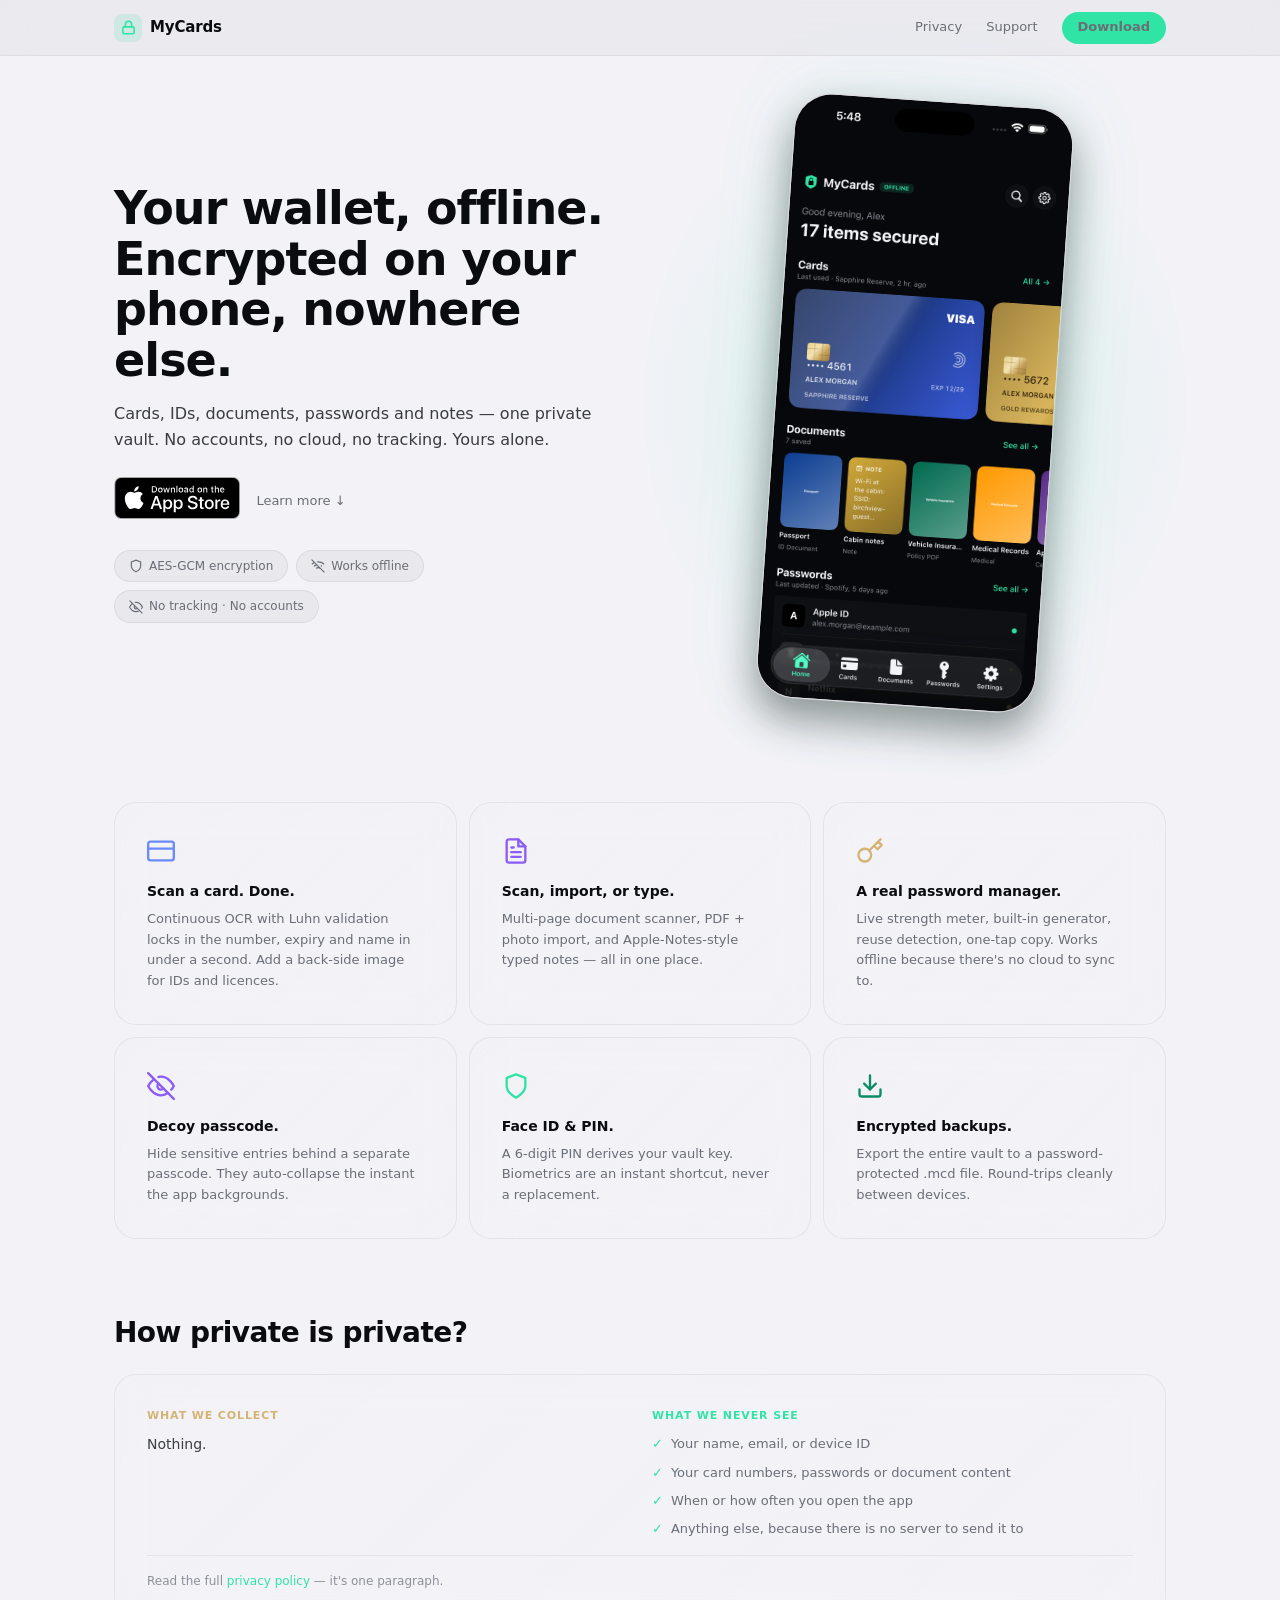
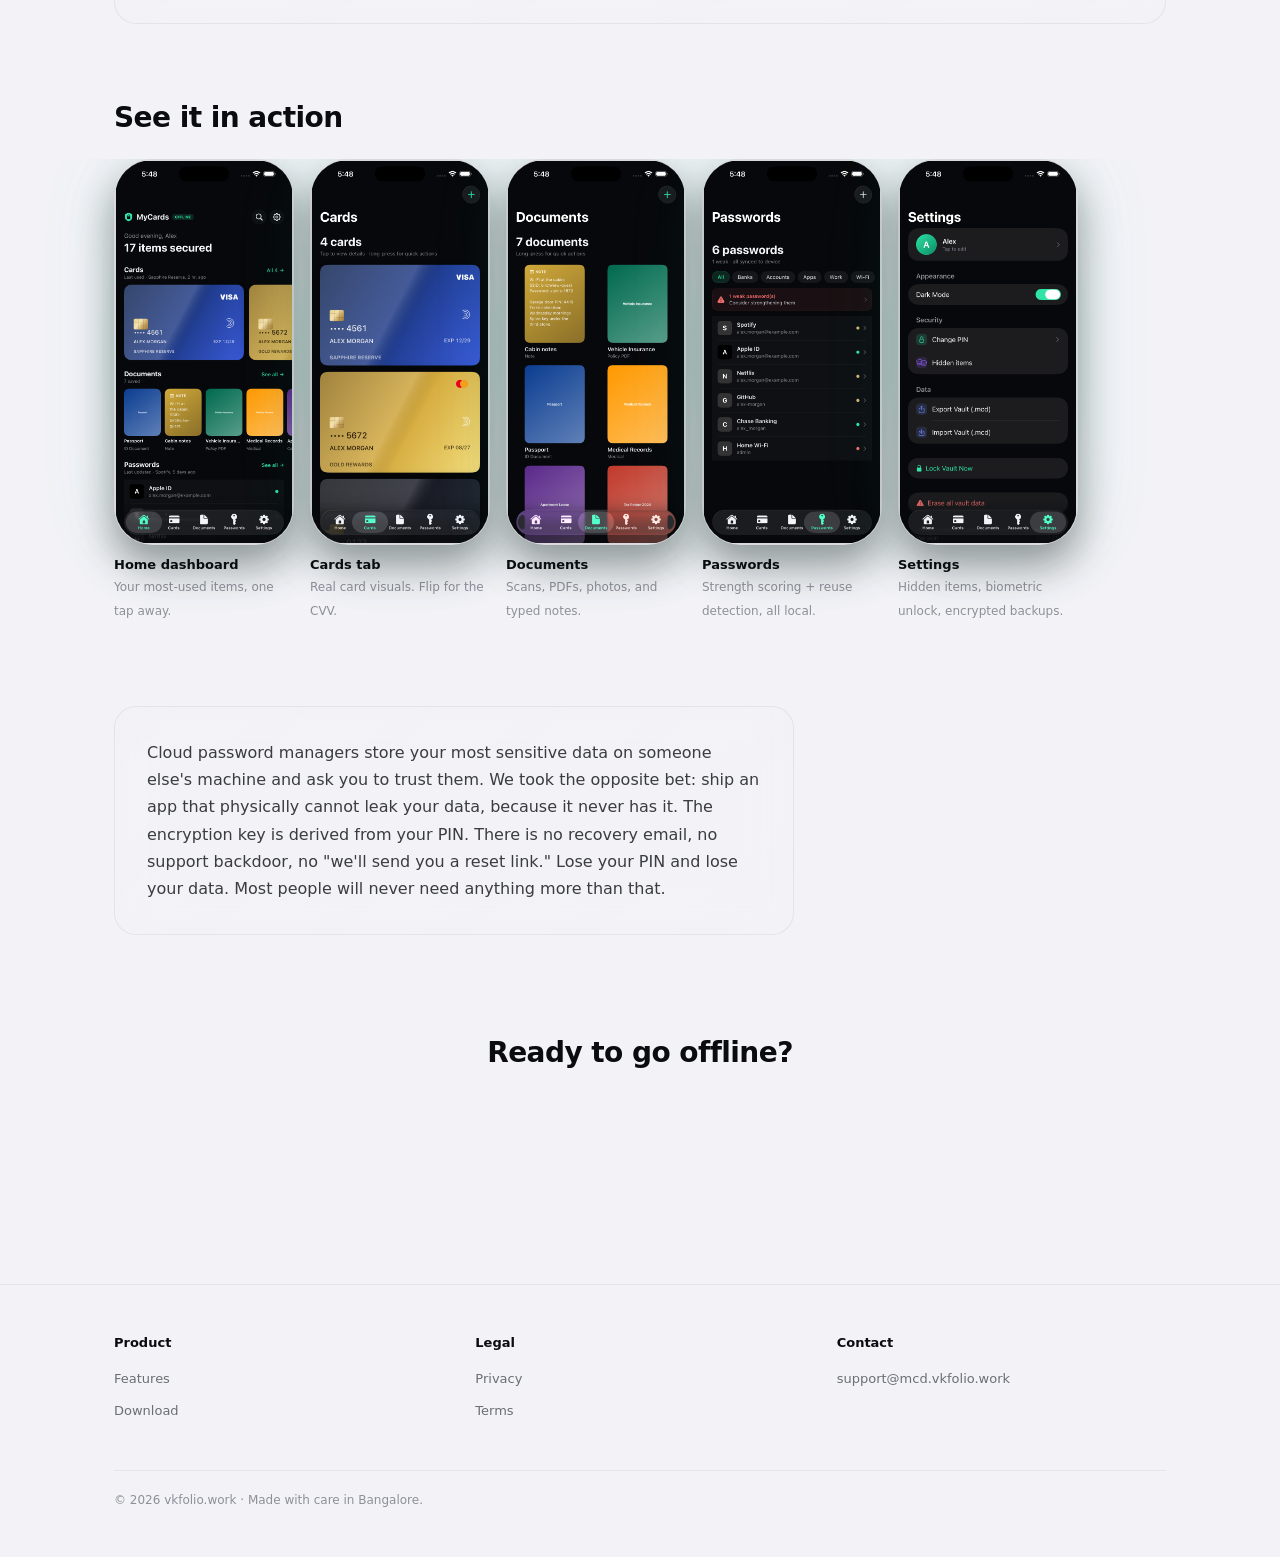
<file: index.html>
<!DOCTYPE html>
<html lang="en">
<head>
  <meta charset="UTF-8">
  <meta name="viewport" content="width=device-width, initial-scale=1.0">
  <title>MyCardsandDocs — Your wallet, offline.</title>
  <meta name="description" content="Cards, IDs, documents, passwords and notes — one private vault. No accounts, no cloud, no tracking. Encrypted on your phone, nowhere else.">
  <link rel="icon" href="img/apple-touch-icon.png">
  <link rel="apple-touch-icon" href="img/apple-touch-icon.png">
  <link rel="stylesheet" href="style.css">
</head>
<body>

  <!-- Navbar -->
  <nav class="navbar scrolled">
    <div class="container">
      <a href="/" class="nav-logo">
        <span class="icon"><svg viewBox="0 0 24 24" fill="none" stroke="currentColor" stroke-width="2.5" stroke-linecap="round" stroke-linejoin="round"><rect x="3" y="11" width="18" height="11" rx="2" ry="2"></rect><path d="M7 11V7a5 5 0 0 1 10 0v4"></path></svg></span>
        MyCards
      </a>
      <div class="nav-links">
        <a href="/privacy">Privacy</a>
        <a href="/support">Support</a>
        <a href="https://apps.apple.com/us/app/mycardsanddocs/id6746961420" target="_blank" rel="noopener noreferrer" class="nav-cta">Download</a>
      </div>
      <button class="hamburger" onclick="document.querySelector('.nav-overlay').classList.toggle('open')" aria-label="Menu">
        <svg viewBox="0 0 24 24" fill="none" stroke="currentColor" stroke-width="2"><path d="M3 12h18M3 6h18M3 18h18"></path></svg>
      </button>
    </div>
  </nav>

  <!-- Mobile Nav Overlay -->
  <div class="nav-overlay">
    <button class="close" onclick="document.querySelector('.nav-overlay').classList.remove('open')" aria-label="Close">
      <svg viewBox="0 0 24 24" fill="none" stroke="currentColor" stroke-width="2"><path d="M18 6L6 18M6 6l12 12"></path></svg>
    </button>
    <a href="/" onclick="document.querySelector('.nav-overlay').classList.remove('open')">Home</a>
    <a href="/privacy" onclick="document.querySelector('.nav-overlay').classList.remove('open')">Privacy</a>
    <a href="/support" onclick="document.querySelector('.nav-overlay').classList.remove('open')">Support</a>
    <a href="/terms" onclick="document.querySelector('.nav-overlay').classList.remove('open')">Terms</a>
    <a href="https://apps.apple.com/us/app/mycardsanddocs/id6746961420" target="_blank" rel="noopener noreferrer" class="nav-cta">Download on the App Store</a>
  </div>

  <!-- Hero -->
  <section class="hero">
    <div class="container hero-grid">
      <div class="hero-text">
        <h1 class="reveal">Your wallet, offline. Encrypted on your phone, nowhere else.</h1>
        <p class="reveal">Cards, IDs, documents, passwords and notes — one private vault. No accounts, no cloud, no tracking. Yours alone.</p>
        <div class="hero-actions reveal">
          <!-- App Store Badge -->
          <a href="https://apps.apple.com/us/app/mycardsanddocs/id6746961420" target="_blank" rel="noopener noreferrer">
            <svg xmlns="http://www.w3.org/2000/svg" width="156.5" height="52" viewBox="0 0 119.66407 40" style="height:42px;width:auto">
              <g>
                <g>
                  <g>
                    <path d="M110.13477,0H9.53468c-.3667,0-.729,0-1.09473.002-.30615.002-.60986.00781-.91895.0127A13.21476,13.21476,0,0,0,5.5171.19141a6.66509,6.66509,0,0,0-1.90088.627A6.43779,6.43779,0,0,0,1.99757,1.99707,6.25844,6.25844,0,0,0,.81935,3.61816a6.60119,6.60119,0,0,0-.625,1.90332,12.993,12.993,0,0,0-.1792,2.002C.00587,7.83008.00489,8.1377,0,8.44434V31.5586c.00489.3105.00587.6113.01515.9219a12.99232,12.99232,0,0,0,.1792,2.0019,6.58756,6.58756,0,0,0,.625,1.9043A6.20778,6.20778,0,0,0,1.99757,38.001a6.27445,6.27445,0,0,0,1.61865,1.1787,6.70082,6.70082,0,0,0,1.90088.6308,13.45514,13.45514,0,0,0,2.0039.1768c.30909.0068.6128.0107.91895.0107C8.80567,40,9.168,40,9.53468,40H110.13477c.3594,0,.7246,0,1.084-.002.3047,0,.6172-.0039.9219-.0107a13.279,13.279,0,0,0,2-.1768,6.80432,6.80432,0,0,0,1.9082-.6308,6.27742,6.27742,0,0,0,1.6172-1.1787,6.39482,6.39482,0,0,0,1.1816-1.6143,6.60413,6.60413,0,0,0,.6191-1.9043,13.50643,13.50643,0,0,0,.1856-2.0019c.0039-.3106.0039-.6114.0039-.9219.0078-.3633.0078-.7246.0078-1.0938V9.53613c0-.36621,0-.72949-.0078-1.09179,0-.30664,0-.61426-.0039-.9209a13.5071,13.5071,0,0,0-.1856-2.002,6.6177,6.6177,0,0,0-.6191-1.90332,6.46619,6.46619,0,0,0-2.7988-2.7998,6.76754,6.76754,0,0,0-1.9082-.627,13.04394,13.04394,0,0,0-2-.17676c-.3047-.00488-.6172-.01074-.9219-.01269-.3594-.002-.7246-.002-1.084-.002Z" style="fill: #a6a6a6"/>
                    <path d="M8.44483,39.125c-.30468,0-.602-.0039-.90429-.0107a12.68714,12.68714,0,0,1-1.86914-.1631,5.88381,5.88381,0,0,1-1.65674-.5479,5.40573,5.40573,0,0,1-1.397-1.0166,5.32082,5.32082,0,0,1-1.02051-1.3965,5.72186,5.72186,0,0,1-.543-1.6572,12.41351,12.41351,0,0,1-.1665-1.875c-.00634-.2109-.01464-.9131-.01464-.9131V8.44434S.88185,7.75293.8877,7.5498a12.37039,12.37039,0,0,1,.16553-1.87207,5.7555,5.7555,0,0,1,.54346-1.6621A5.37349,5.37349,0,0,1,2.61183,2.61768,5.56543,5.56543,0,0,1,4.01417,1.59521a5.82309,5.82309,0,0,1,1.65332-.54394A12.58589,12.58589,0,0,1,7.543.88721L8.44532.875H111.21387l.9131.0127a12.38493,12.38493,0,0,1,1.8584.16259,5.93833,5.93833,0,0,1,1.6709.54785,5.59374,5.59374,0,0,1,2.415,2.41993,5.76267,5.76267,0,0,1,.5352,1.64892,12.995,12.995,0,0,1,.1738,1.88721c.0029.2832.0029.5874.0029.89014.0079.375.0079.73193.0079,1.09179V30.4648c0,.3633,0,.7178-.0079,1.0752,0,.3252,0,.6231-.0039.9297a12.73126,12.73126,0,0,1-.1709,1.8535,5.739,5.739,0,0,1-.54,1.67,5.48029,5.48029,0,0,1-1.0156,1.3857,5.4129,5.4129,0,0,1-1.3994,1.0225,5.86168,5.86168,0,0,1-1.668.5498,12.54218,12.54218,0,0,1-1.8692.1631c-.2929.0068-.5996.0107-.8974.0107l-1.084.002Z"/>
                  </g>
                  <g>
                    <g>
                      <g>
                        <path d="M24.76888,20.30068a4.94881,4.94881,0,0,1,2.35656-4.15206,5.06566,5.06566,0,0,0-3.99116-2.15768c-1.67924-.17626-3.30719,1.00483-4.1629,1.00483-.87227,0-2.18977-.98733-3.6085-.95814a5.31529,5.31529,0,0,0-4.47292,2.72787c-1.934,3.34842-.49141,8.26947,1.3612,10.97608.9269,1.32535,2.01018,2.8058,3.42763,2.7533,1.38706-.05753,1.9051-.88448,3.5794-.88448,1.65876,0,2.14479.88448,3.591.8511,1.48838-.02416,2.42613-1.33124,3.32051-2.66914a10.962,10.962,0,0,0,1.51842-3.09251A4.78205,4.78205,0,0,1,24.76888,20.30068Z" style="fill: #fff"/>
                        <path d="M22.03725,12.21089a4.87248,4.87248,0,0,0,1.11452-3.49062,4.95746,4.95746,0,0,0-3.20758,1.65961,4.63634,4.63634,0,0,0-1.14371,3.36139A4.09905,4.09905,0,0,0,22.03725,12.21089Z" style="fill: #fff"/>
                      </g>
                    </g>
                    <g>
                      <path d="M42.30227,27.13965h-4.7334l-1.13672,3.35645H34.42727l4.4834-12.418h2.083l4.4834,12.418H43.438ZM38.0591,25.59082h3.752l-1.84961-5.44727h-.05176Z" style="fill: #fff"/>
                      <path d="M55.15969,25.96973c0,2.81348-1.50586,4.62109-3.77832,4.62109a3.0693,3.0693,0,0,1-2.84863-1.584h-.043v4.48438h-1.8584V21.44238H48.4302v1.50586h.03418a3.21162,3.21162,0,0,1,2.88281-1.60059C53.645,21.34766,55.15969,23.16406,55.15969,25.96973Zm-1.91016,0c0-1.833-.94727-3.03809-2.39258-3.03809-1.41992,0-2.375,1.23047-2.375,3.03809,0,1.82422.95508,3.0459,2.375,3.0459C52.30227,29.01563,53.24953,27.81934,53.24953,25.96973Z" style="fill: #fff"/>
                      <path d="M65.12453,25.96973c0,2.81348-1.50586,4.62109-3.77832,4.62109a3.0693,3.0693,0,0,1-2.84863-1.584h-.043v4.48438h-1.8584V21.44238H58.395v1.50586h.03418A3.21162,3.21162,0,0,1,61.312,21.34766C63.60988,21.34766,65.12453,23.16406,65.12453,25.96973Zm-1.91016,0c0-1.833-.94727-3.03809-2.39258-3.03809-1.41992,0-2.375,1.23047-2.375,3.03809,0,1.82422.95508,3.0459,2.375,3.0459C62.26711,29.01563,63.21438,27.81934,63.21438,25.96973Z" style="fill: #fff"/>
                      <path d="M71.71047,27.03613c.1377,1.23145,1.334,2.04,2.96875,2.04,1.56641,0,2.69336-.80859,2.69336-1.91895,0-.96387-.67969-1.541-2.28906-1.93652l-1.60937-.3877c-2.28027-.55078-3.33887-1.61719-3.33887-3.34766,0-2.14258,1.86719-3.61426,4.51855-3.61426,2.624,0,4.42285,1.47168,4.4834,3.61426h-1.876c-.1123-1.23926-1.13672-1.9873-2.63379-1.9873s-2.52148.75684-2.52148,1.8584c0,.87793.6543,1.39453,2.25488,1.79l1.36816.33594c2.54785.60254,3.60645,1.626,3.60645,3.44238,0,2.32324-1.85059,3.77832-4.79395,3.77832-2.75391,0-4.61328-1.4209-4.7334-3.667Z" style="fill: #fff"/>
                      <path d="M83.34621,19.2998v2.14258h1.72168v1.47168H83.34621v4.99121c0,.77539.34473,1.13672,1.10156,1.13672a5.80752,5.80752,0,0,0,.61133-.043v1.46289a5.10351,5.10351,0,0,1-1.03223.08594c-1.833,0-2.54785-.68848-2.54785-2.44434V22.91406H80.16262V21.44238H81.479V19.2998Z" style="fill: #fff"/>
                      <path d="M86.065,25.96973c0-2.84863,1.67773-4.63867,4.29395-4.63867,2.625,0,4.29492,1.79,4.29492,4.63867,0,2.85645-1.66113,4.63867-4.29492,4.63867C87.72609,30.6084,86.065,28.82617,86.065,25.96973Zm6.69531,0c0-1.9541-.89551-3.10742-2.40137-3.10742s-2.40039,1.16211-2.40039,3.10742c0,1.96191.89453,3.10645,2.40039,3.10645S92.76027,27.93164,92.76027,25.96973Z" style="fill: #fff"/>
                      <path d="M96.18606,21.44238h1.77246v1.541h.043a2.1594,2.1594,0,0,1,2.17773-1.63574,2.86616,2.86616,0,0,1,.63672.06934v1.73828a2.59794,2.59794,0,0,0-.835-.1123,1.87264,1.87264,0,0,0-1.93652,2.083v5.37012h-1.8584Z" style="fill: #fff"/>
                      <path d="M109.3843,27.83691c-.25,1.64355-1.85059,2.77148-3.89844,2.77148-2.63379,0-4.26855-1.76465-4.26855-4.5957,0-2.83984,1.64355-4.68164,4.19043-4.68164,2.50488,0,4.08008,1.7207,4.08008,4.46582v.63672h-6.39453v.1123a2.358,2.358,0,0,0,2.43555,2.56445,2.04834,2.04834,0,0,0,2.09082-1.27344Zm-6.28223-2.70215h4.52637a2.1773,2.1773,0,0,0-2.2207-2.29785A2.292,2.292,0,0,0,103.10207,25.13477Z" style="fill: #fff"/>
                    </g>
                  </g>
                </g>
                <g>
                  <g>
                    <path d="M37.82619,8.731a2.63964,2.63964,0,0,1,2.80762,2.96484c0,1.90625-1.03027,3.002-2.80762,3.002H35.67092V8.731Zm-1.22852,5.123h1.125a1.87588,1.87588,0,0,0,1.96777-2.146,1.881,1.881,0,0,0-1.96777-2.13379h-1.125Z" style="fill: #fff"/>
                    <path d="M41.68068,12.44434a2.13323,2.13323,0,1,1,4.24707,0,2.13358,2.13358,0,1,1-4.24707,0Zm3.333,0c0-.97607-.43848-1.54687-1.208-1.54687-.77246,0-1.207.5708-1.207,1.54688,0,.98389.43457,1.55029,1.207,1.55029C44.57522,13.99463,45.01369,13.42432,45.01369,12.44434Z" style="fill: #fff"/>
                    <path d="M51.57326,14.69775h-.92187l-.93066-3.31641h-.07031l-.92676,3.31641h-.91309l-1.24121-4.50293h.90137l.80664,3.436h.06641l.92578-3.436h.85254l.92578,3.436h.07031l.80273-3.436h.88867Z" style="fill: #fff"/>
                    <path d="M53.85354,10.19482H54.709v.71533h.06641a1.348,1.348,0,0,1,1.34375-.80225,1.46456,1.46456,0,0,1,1.55859,1.6748v2.915h-.88867V12.00586c0-.72363-.31445-1.0835-.97168-1.0835a1.03294,1.03294,0,0,0-1.0752,1.14111v2.63428h-.88867Z" style="fill: #fff"/>
                    <path d="M59.09377,8.437h.88867v6.26074h-.88867Z" style="fill: #fff"/>
                    <path d="M61.21779,12.44434a2.13346,2.13346,0,1,1,4.24756,0,2.1338,2.1338,0,1,1-4.24756,0Zm3.333,0c0-.97607-.43848-1.54687-1.208-1.54687-.77246,0-1.207.5708-1.207,1.54688,0,.98389.43457,1.55029,1.207,1.55029C64.11232,13.99463,64.5508,13.42432,64.5508,12.44434Z" style="fill: #fff"/>
                    <path d="M66.4009,13.42432c0-.81055.60352-1.27783,1.6748-1.34424l1.21973-.07031v-.38867c0-.47559-.31445-.74414-.92187-.74414-.49609,0-.83984.18213-.93848.50049h-.86035c.09082-.77344.81836-1.26953,1.83984-1.26953,1.12891,0,1.76563.562,1.76563,1.51318v3.07666h-.85547v-.63281h-.07031a1.515,1.515,0,0,1-1.35254.707A1.36026,1.36026,0,0,1,66.4009,13.42432Zm2.89453-.38477v-.37646l-1.09961.07031c-.62012.0415-.90137.25244-.90137.64941,0,.40527.35156.64111.835.64111A1.0615,1.0615,0,0,0,69.29543,13.03955Z" style="fill: #fff"/>
                    <path d="M71.34816,12.44434c0-1.42285.73145-2.32422,1.86914-2.32422a1.484,1.484,0,0,1,1.38086.79h.06641V8.437h.88867v6.26074h-.85156v-.71143h-.07031a1.56284,1.56284,0,0,1-1.41406.78564C72.0718,14.772,71.34816,13.87061,71.34816,12.44434Zm.918,0c0,.95508.4502,1.52979,1.20313,1.52979.749,0,1.21191-.583,1.21191-1.52588,0-.93848-.46777-1.52979-1.21191-1.52979C72.72121,10.91846,72.26613,11.49707,72.26613,12.44434Z" style="fill: #fff"/>
                    <path d="M79.23,12.44434a2.13323,2.13323,0,1,1,4.24707,0,2.13358,2.13358,0,1,1-4.24707,0Zm3.333,0c0-.97607-.43848-1.54687-1.208-1.54687-.77246,0-1.207.5708-1.207,1.54688,0,.98389.43457,1.55029,1.207,1.55029C82.12453,13.99463,82.563,13.42432,82.563,12.44434Z" style="fill: #fff"/>
                    <path d="M84.66945,10.19482h.85547v.71533h.06641a1.348,1.348,0,0,1,1.34375-.80225,1.46456,1.46456,0,0,1,1.55859,1.6748v2.915H87.605V12.00586c0-.72363-.31445-1.0835-.97168-1.0835a1.03294,1.03294,0,0,0-1.0752,1.14111v2.63428h-.88867Z" style="fill: #fff"/>
                    <path d="M93.51516,9.07373v1.1416h.97559v.74854h-.97559V13.2793c0,.47168.19434.67822.63672.67822a2.96657,2.96657,0,0,0,.33887-.02051v.74023a2.9155,2.9155,0,0,1-.4834.04541c-.98828,0-1.38184-.34766-1.38184-1.21582v-2.543h-.71484v-.74854h.71484V9.07373Z" style="fill: #fff"/>
                    <path d="M95.70461,8.437h.88086v2.48145h.07031a1.3856,1.3856,0,0,1,1.373-.80664,1.48339,1.48339,0,0,1,1.55078,1.67871v2.90723H98.69v-2.688c0-.71924-.335-1.0835-.96289-1.0835a1.05194,1.05194,0,0,0-1.13379,1.1416v2.62988h-.88867Z" style="fill: #fff"/>
                    <path d="M104.76125,13.48193a1.828,1.828,0,0,1-1.95117,1.30273A2.04531,2.04531,0,0,1,100.73,12.46045a2.07685,2.07685,0,0,1,2.07617-2.35254c1.25293,0,2.00879.856,2.00879,2.27V12.688h-3.17969v.0498a1.1902,1.1902,0,0,0,1.19922,1.29,1.07934,1.07934,0,0,0,1.07129-.5459Zm-3.126-1.45117h2.27441a1.08647,1.08647,0,0,0-1.1084-1.1665A1.15162,1.15162,0,0,0,101.63527,12.03076Z" style="fill: #fff"/>
                  </g>
                </g>
              </g>
            </svg>
          </a>
          <a href="#features" class="learn-more">Learn more ↓</a>
        </div>
        <div class="hero-trust reveal">
          <span class="chip"><svg viewBox="0 0 24 24" fill="none" stroke="currentColor" stroke-width="2"><path d="M12 22s8-4 8-10V5l-8-3-8 3v7c0 6 8 10 8 10z"></path></svg> AES-GCM encryption</span>
          <span class="chip"><svg viewBox="0 0 24 24" fill="none" stroke="currentColor" stroke-width="2"><path d="M1 1l22 22M16.72 11.06A10.94 10.94 0 0 1 19 12.55M5 12.55a10.94 10.94 0 0 1 5.17-2.39M10.71 5.05A16 16 0 0 1 22.58 9M1.42 9a15.91 15.91 0 0 1 4.7-2.88M8.53 16.11a6 6 0 0 1 6.95 0M12 20h.01"></path></svg> Works offline</span>
          <span class="chip"><svg viewBox="0 0 24 24" fill="none" stroke="currentColor" stroke-width="2"><path d="M17.94 17.94A10.07 10.07 0 0 1 12 20c-7 0-11-8-11-8a18.45 18.45 0 0 1 5.06-5.94M9.9 4.24A9.12 9.12 0 0 1 12 4c7 0 11 8 11 8a18.5 18.5 0 0 1-2.16 3.19m-6.72-1.07a3 3 0 1 1-4.24-4.24M1 1l22 22"></path></svg> No tracking · No accounts</span>
        </div>
      </div>
      <div class="hero-visual reveal">
        <div class="glow"></div>
        <div class="device-frame">
          <img src="img/01-home.png" alt="MyCardsandDocs home dashboard" width="750" height="1624">
        </div>
      </div>
    </div>
  </section>

  <!-- Feature Grid -->
  <section id="features" class="features">
    <div class="container feature-grid">
      <div class="panel reveal">
        <div class="icon" style="color:var(--steel)"><svg viewBox="0 0 24 24" fill="none" stroke="currentColor" stroke-width="2" stroke-linecap="round" stroke-linejoin="round"><rect x="1" y="4" width="22" height="16" rx="2" ry="2"></rect><line x1="1" y1="10" x2="23" y2="10"></line></svg></div>
        <h3>Scan a card. Done.</h3>
        <p>Continuous OCR with Luhn validation locks in the number, expiry and name in under a second. Add a back-side image for IDs and licences.</p>
      </div>
      <div class="panel reveal">
        <div class="icon" style="color:var(--plum)"><svg viewBox="0 0 24 24" fill="none" stroke="currentColor" stroke-width="2" stroke-linecap="round" stroke-linejoin="round"><path d="M14 2H6a2 2 0 0 0-2 2v16a2 2 0 0 0 2 2h12a2 2 0 0 0 2-2V8z"></path><polyline points="14 2 14 8 20 8"></polyline><line x1="16" y1="13" x2="8" y2="13"></line><line x1="16" y1="17" x2="8" y2="17"></line><polyline points="10 9 9 9 8 9"></polyline></svg></div>
        <h3>Scan, import, or type.</h3>
        <p>Multi-page document scanner, PDF + photo import, and Apple-Notes-style typed notes — all in one place.</p>
      </div>
      <div class="panel reveal">
        <div class="icon" style="color:var(--gold)"><svg viewBox="0 0 24 24" fill="none" stroke="currentColor" stroke-width="2" stroke-linecap="round" stroke-linejoin="round"><path d="M21 2l-2 2m-7.61 7.61a5.5 5.5 0 1 1-7.778 7.778 5.5 5.5 0 0 1 7.777-7.777zm0 0L15.5 7.5m0 0l3 3L22 7l-3-3m-3.5 3.5L19 4"></path></svg></div>
        <h3>A real password manager.</h3>
        <p>Live strength meter, built-in generator, reuse detection, one-tap copy. Works offline because there's no cloud to sync to.</p>
      </div>
      <div class="panel reveal">
        <div class="icon" style="color:var(--plum)"><svg viewBox="0 0 24 24" fill="none" stroke="currentColor" stroke-width="2" stroke-linecap="round" stroke-linejoin="round"><path d="M17.94 17.94A10.07 10.07 0 0 1 12 20c-7 0-11-8-11-8a18.45 18.45 0 0 1 5.06-5.94M9.9 4.24A9.12 9.12 0 0 1 12 4c7 0 11 8 11 8a18.5 18.5 0 0 1-2.16 3.19m-6.72-1.07a3 3 0 1 1-4.24-4.24"></path><line x1="1" y1="1" x2="23" y2="23"></line></svg></div>
        <h3>Decoy passcode.</h3>
        <p>Hide sensitive entries behind a separate passcode. They auto-collapse the instant the app backgrounds.</p>
      </div>
      <div class="panel reveal">
        <div class="icon" style="color:var(--accent)"><svg viewBox="0 0 24 24" fill="none" stroke="currentColor" stroke-width="2" stroke-linecap="round" stroke-linejoin="round"><path d="M12 22s8-4 8-10V5l-8-3-8 3v7c0 6 8 10 8 10z"></path></svg></div>
        <h3>Face ID & PIN.</h3>
        <p>A 6-digit PIN derives your vault key. Biometrics are an instant shortcut, never a replacement.</p>
      </div>
      <div class="panel reveal">
        <div class="icon" style="color:var(--accent-deep)"><svg viewBox="0 0 24 24" fill="none" stroke="currentColor" stroke-width="2" stroke-linecap="round" stroke-linejoin="round"><path d="M21 15v4a2 2 0 0 1-2 2H5a2 2 0 0 1-2-2v-4"></path><polyline points="7 10 12 15 17 10"></polyline><line x1="12" y1="15" x2="12" y2="3"></line></svg></div>
        <h3>Encrypted backups.</h3>
        <p>Export the entire vault to a password-protected .mcd file. Round-trips cleanly between devices.</p>
      </div>
    </div>
  </section>

  <!-- How Private -->
  <section class="private">
    <div class="container">
      <h2 class="reveal">How private is private?</h2>
      <div class="panel reveal">
        <div class="private-grid">
          <div>
            <h4 class="gold">What we collect</h4>
            <p style="font-size:14px;color:var(--ink-1)">Nothing.</p>
          </div>
          <div>
            <h4 class="emerald">What we never see</h4>
            <ul>
              <li><span class="check">✓</span> Your name, email, or device ID</li>
              <li><span class="check">✓</span> Your card numbers, passwords or document content</li>
              <li><span class="check">✓</span> When or how often you open the app</li>
              <li><span class="check">✓</span> Anything else, because there is no server to send it to</li>
            </ul>
          </div>
        </div>
        <p class="caption">Read the full <a href="/privacy">privacy policy</a> — it's one paragraph.</p>
      </div>
    </div>
  </section>

  <!-- Screenshot Carousel -->
  <section class="carousel">
    <div class="container" style="margin-bottom:20px">
      <h2 class="reveal">See it in action</h2>
    </div>
    <div class="carousel-track reveal" style="padding-left:max(24px,calc((100vw - 1100px)/2 + 24px));padding-right:24px">
      <div class="carousel-item">
        <div class="glow-wrap"><div class="device-frame"><img src="img/01-home.png" alt="Home dashboard"></div></div>
        <div class="cap"><strong>Home dashboard</strong><span>Your most-used items, one tap away.</span></div>
      </div>
      <div class="carousel-item">
        <div class="glow-wrap"><div class="device-frame"><img src="img/02-cards.png" alt="Cards tab"></div></div>
        <div class="cap"><strong>Cards tab</strong><span>Real card visuals. Flip for the CVV.</span></div>
      </div>
      <div class="carousel-item">
        <div class="glow-wrap"><div class="device-frame"><img src="img/03-documents.png" alt="Documents"></div></div>
        <div class="cap"><strong>Documents</strong><span>Scans, PDFs, photos, and typed notes.</span></div>
      </div>
      <div class="carousel-item">
        <div class="glow-wrap"><div class="device-frame"><img src="img/04-passwords.png" alt="Passwords"></div></div>
        <div class="cap"><strong>Passwords</strong><span>Strength scoring + reuse detection, all local.</span></div>
      </div>
      <div class="carousel-item">
        <div class="glow-wrap"><div class="device-frame"><img src="img/05-settings.png" alt="Settings"></div></div>
        <div class="cap"><strong>Settings</strong><span>Hidden items, biometric unlock, encrypted backups.</span></div>
      </div>
    </div>
  </section>

  <!-- Why This App Exists -->
  <section class="closer">
    <div class="container">
      <div class="panel reveal">
        <p>Cloud password managers store your most sensitive data on someone else's machine and ask you to trust them. We took the opposite bet: ship an app that physically cannot leak your data, because it never has it. The encryption key is derived from your PIN. There is no recovery email, no support backdoor, no "we'll send you a reset link." Lose your PIN and lose your data. Most people will never need anything more than that.</p>
      </div>
    </div>
  </section>

  <!-- CTA -->
  <section class="cta-section">
    <div class="container">
      <h2 class="reveal">Ready to go offline?</h2>
      <p class="reveal">Download MyCardsandDocs and take control of your digital life.</p>
      <div class="badge-wrap reveal">
        <a href="https://apps.apple.com/us/app/mycardsanddocs/id6746961420" target="_blank" rel="noopener noreferrer">
          <svg xmlns="http://www.w3.org/2000/svg" width="156.5" height="52" viewBox="0 0 119.66407 40" style="height:48px;width:auto">
            <g>
              <g>
                <g>
                  <path d="M110.13477,0H9.53468c-.3667,0-.729,0-1.09473.002-.30615.002-.60986.00781-.91895.0127A13.21476,13.21476,0,0,0,5.5171.19141a6.66509,6.66509,0,0,0-1.90088.627A6.43779,6.43779,0,0,0,1.99757,1.99707,6.25844,6.25844,0,0,0,.81935,3.61816a6.60119,6.60119,0,0,0-.625,1.90332,12.993,12.993,0,0,0-.1792,2.002C.00587,7.83008.00489,8.1377,0,8.44434V31.5586c.00489.3105.00587.6113.01515.9219a12.99232,12.99232,0,0,0,.1792,2.0019,6.58756,6.58756,0,0,0,.625,1.9043A6.20778,6.20778,0,0,0,1.99757,38.001a6.27445,6.27445,0,0,0,1.61865,1.1787,6.70082,6.70082,0,0,0,1.90088.6308,13.45514,13.45514,0,0,0,2.0039.1768c.30909.0068.6128.0107.91895.0107C8.80567,40,9.168,40,9.53468,40H110.13477c.3594,0,.7246,0,1.084-.002.3047,0,.6172-.0039.9219-.0107a13.279,13.279,0,0,0,2-.1768,6.80432,6.80432,0,0,0,1.9082-.6308,6.27742,6.27742,0,0,0,1.6172-1.1787,6.39482,6.39482,0,0,0,1.1816-1.6143,6.60413,6.60413,0,0,0,.6191-1.9043,13.50643,13.50643,0,0,0,.1856-2.0019c.0039-.3106.0039-.6114.0039-.9219.0078-.3633.0078-.7246.0078-1.0938V9.53613c0-.36621,0-.72949-.0078-1.09179,0-.30664,0-.61426-.0039-.9209a13.5071,13.5071,0,0,0-.1856-2.002,6.6177,6.6177,0,0,0-.6191-1.90332,6.46619,6.46619,0,0,0-2.7988-2.7998,6.76754,6.76754,0,0,0-1.9082-.627,13.04394,13.04394,0,0,0-2-.17676c-.3047-.00488-.6172-.01074-.9219-.01269-.3594-.002-.7246-.002-1.084-.002Z" style="fill: #a6a6a6"/>
                  <path d="M8.44483,39.125c-.30468,0-.602-.0039-.90429-.0107a12.68714,12.68714,0,0,1-1.86914-.1631,5.88381,5.88381,0,0,1-1.65674-.5479,5.40573,5.40573,0,0,1-1.397-1.0166,5.32082,5.32082,0,0,1-1.02051-1.3965,5.72186,5.72186,0,0,1-.543-1.6572,12.41351,12.41351,0,0,1-.1665-1.875c-.00634-.2109-.01464-.9131-.01464-.9131V8.44434S.88185,7.75293.8877,7.5498a12.37039,12.37039,0,0,1,.16553-1.87207,5.7555,5.7555,0,0,1,.54346-1.6621A5.37349,5.37349,0,0,1,2.61183,2.61768,5.56543,5.56543,0,0,1,4.01417,1.59521a5.82309,5.82309,0,0,1,1.65332-.54394A12.58589,12.58589,0,0,1,7.543.88721L8.44532.875H111.21387l.9131.0127a12.38493,12.38493,0,0,1,1.8584.16259,5.93833,5.93833,0,0,1,1.6709.54785,5.59374,5.59374,0,0,1,2.415,2.41993,5.76267,5.76267,0,0,1,.5352,1.64892,12.995,12.995,0,0,1,.1738,1.88721c.0029.2832.0029.5874.0029.89014.0079.375.0079.73193.0079,1.09179V30.4648c0,.3633,0,.7178-.0079,1.0752,0,.3252,0,.6231-.0039.9297a12.73126,12.73126,0,0,1-.1709,1.8535,5.739,5.739,0,0,1-.54,1.67,5.48029,5.48029,0,0,1-1.0156,1.3857,5.4129,5.4129,0,0,1-1.3994,1.0225,5.86168,5.86168,0,0,1-1.668.5498,12.54218,12.54218,0,0,1-1.8692.1631c-.2929.0068-.5996.0107-.8974.0107l-1.084.002Z"/>
                </g>
                <g>
                  <g>
                    <g>
                      <path d="M24.76888,20.30068a4.94881,4.94881,0,0,1,2.35656-4.15206,5.06566,5.06566,0,0,0-3.99116-2.15768c-1.67924-.17626-3.30719,1.00483-4.1629,1.00483-.87227,0-2.18977-.98733-3.6085-.95814a5.31529,5.31529,0,0,0-4.47292,2.72787c-1.934,3.34842-.49141,8.26947,1.3612,10.97608.9269,1.32535,2.01018,2.8058,3.42763,2.7533,1.38706-.05753,1.9051-.88448,3.5794-.88448,1.65876,0,2.14479.88448,3.591.8511,1.48838-.02416,2.42613-1.33124,3.32051-2.66914a10.962,10.962,0,0,0,1.51842-3.09251A4.78205,4.78205,0,0,1,24.76888,20.30068Z" style="fill: #fff"/>
                      <path d="M22.03725,12.21089a4.87248,4.87248,0,0,0,1.11452-3.49062,4.95746,4.95746,0,0,0-3.20758,1.65961,4.63634,4.63634,0,0,0-1.14371,3.36139A4.09905,4.09905,0,0,0,22.03725,12.21089Z" style="fill: #fff"/>
                    </g>
                  </g>
                  <g>
                    <path d="M42.30227,27.13965h-4.7334l-1.13672,3.35645H34.42727l4.4834-12.418h2.083l4.4834,12.418H43.438ZM38.0591,25.59082h3.752l-1.84961-5.44727h-.05176Z" style="fill: #fff"/>
                    <path d="M55.15969,25.96973c0,2.81348-1.50586,4.62109-3.77832,4.62109a3.0693,3.0693,0,0,1-2.84863-1.584h-.043v4.48438h-1.8584V21.44238H48.4302v1.50586h.03418a3.21162,3.21162,0,0,1,2.88281-1.60059C53.645,21.34766,55.15969,23.16406,55.15969,25.96973Zm-1.91016,0c0-1.833-.94727-3.03809-2.39258-3.03809-1.41992,0-2.375,1.23047-2.375,3.03809,0,1.82422.95508,3.0459,2.375,3.0459C52.30227,29.01563,53.24953,27.81934,53.24953,25.96973Z" style="fill: #fff"/>
                    <path d="M65.12453,25.96973c0,2.81348-1.50586,4.62109-3.77832,4.62109a3.0693,3.0693,0,0,1-2.84863-1.584h-.043v4.48438h-1.8584V21.44238H58.395v1.50586h.03418A3.21162,3.21162,0,0,1,61.312,21.34766C63.60988,21.34766,65.12453,23.16406,65.12453,25.96973Zm-1.91016,0c0-1.833-.94727-3.03809-2.39258-3.03809-1.41992,0-2.375,1.23047-2.375,3.03809,0,1.82422.95508,3.0459,2.375,3.0459C62.26711,29.01563,63.21438,27.81934,63.21438,25.96973Z" style="fill: #fff"/>
                    <path d="M71.71047,27.03613c.1377,1.23145,1.334,2.04,2.96875,2.04,1.56641,0,2.69336-.80859,2.69336-1.91895,0-.96387-.67969-1.541-2.28906-1.93652l-1.60937-.3877c-2.28027-.55078-3.33887-1.61719-3.33887-3.34766,0-2.14258,1.86719-3.61426,4.51855-3.61426,2.624,0,4.42285,1.47168,4.4834,3.61426h-1.876c-.1123-1.23926-1.13672-1.9873-2.63379-1.9873s-2.52148.75684-2.52148,1.8584c0,.87793.6543,1.39453,2.25488,1.79l1.36816.33594c2.54785.60254,3.60645,1.626,3.60645,3.44238,0,2.32324-1.85059,3.77832-4.79395,3.77832-2.75391,0-4.61328-1.4209-4.7334-3.667Z" style="fill: #fff"/>
                    <path d="M83.34621,19.2998v2.14258h1.72168v1.47168H83.34621v4.99121c0,.77539.34473,1.13672,1.10156,1.13672a5.80752,5.80752,0,0,0,.61133-.043v1.46289a5.10351,5.10351,0,0,1-1.03223.08594c-1.833,0-2.54785-.68848-2.54785-2.44434V22.91406H80.16262V21.44238H81.479V19.2998Z" style="fill: #fff"/>
                    <path d="M86.065,25.96973c0-2.84863,1.67773-4.63867,4.29395-4.63867,2.625,0,4.29492,1.79,4.29492,4.63867,0,2.85645-1.66113,4.63867-4.29492,4.63867C87.72609,30.6084,86.065,28.82617,86.065,25.96973Zm6.69531,0c0-1.9541-.89551-3.10742-2.40137-3.10742s-2.40039,1.16211-2.40039,3.10742c0,1.96191.89453,3.10645,2.40039,3.10645S92.76027,27.93164,92.76027,25.96973Z" style="fill: #fff"/>
                    <path d="M96.18606,21.44238h1.77246v1.541h.043a2.1594,2.1594,0,0,1,2.17773-1.63574,2.86616,2.86616,0,0,1,.63672.06934v1.73828a2.59794,2.59794,0,0,0-.835-.1123,1.87264,1.87264,0,0,0-1.93652,2.083v5.37012h-1.8584Z" style="fill: #fff"/>
                    <path d="M109.3843,27.83691c-.25,1.64355-1.85059,2.77148-3.89844,2.77148-2.63379,0-4.26855-1.76465-4.26855-4.5957,0-2.83984,1.64355-4.68164,4.19043-4.68164,2.50488,0,4.08008,1.7207,4.08008,4.46582v.63672h-6.39453v.1123a2.358,2.358,0,0,0,2.43555,2.56445,2.04834,2.04834,0,0,0,2.09082-1.27344Zm-6.28223-2.70215h4.52637a2.1773,2.1773,0,0,0-2.2207-2.29785A2.292,2.292,0,0,0,103.10207,25.13477Z" style="fill: #fff"/>
                  </g>
                </g>
              </g>
              <g>
                <g>
                  <path d="M37.82619,8.731a2.63964,2.63964,0,0,1,2.80762,2.96484c0,1.90625-1.03027,3.002-2.80762,3.002H35.67092V8.731Zm-1.22852,5.123h1.125a1.87588,1.87588,0,0,0,1.96777-2.146,1.881,1.881,0,0,0-1.96777-2.13379h-1.125Z" style="fill: #fff"/>
                  <path d="M41.68068,12.44434a2.13323,2.13323,0,1,1,4.24707,0,2.13358,2.13358,0,1,1-4.24707,0Zm3.333,0c0-.97607-.43848-1.54687-1.208-1.54687-.77246,0-1.207.5708-1.207,1.54688,0,.98389.43457,1.55029,1.207,1.55029C44.57522,13.99463,45.01369,13.42432,45.01369,12.44434Z" style="fill: #fff"/>
                  <path d="M51.57326,14.69775h-.92187l-.93066-3.31641h-.07031l-.92676,3.31641h-.91309l-1.24121-4.50293h.90137l.80664,3.436h.06641l.92578-3.436h.85254l.92578,3.436h.07031l.80273-3.436h.88867Z" style="fill: #fff"/>
                  <path d="M53.85354,10.19482H54.709v.71533h.06641a1.348,1.348,0,0,1,1.34375-.80225,1.46456,1.46456,0,0,1,1.55859,1.6748v2.915h-.88867V12.00586c0-.72363-.31445-1.0835-.97168-1.0835a1.03294,1.03294,0,0,0-1.0752,1.14111v2.63428h-.88867Z" style="fill: #fff"/>
                  <path d="M59.09377,8.437h.88867v6.26074h-.88867Z" style="fill: #fff"/>
                  <path d="M61.21779,12.44434a2.13346,2.13346,0,1,1,4.24756,0,2.1338,2.1338,0,1,1-4.24756,0Zm3.333,0c0-.97607-.43848-1.54687-1.208-1.54687-.77246,0-1.207.5708-1.207,1.54688,0,.98389.43457,1.55029,1.207,1.55029C64.11232,13.99463,64.5508,13.42432,64.5508,12.44434Z" style="fill: #fff"/>
                  <path d="M66.4009,13.42432c0-.81055.60352-1.27783,1.6748-1.34424l1.21973-.07031v-.38867c0-.47559-.31445-.74414-.92187-.74414-.49609,0-.83984.18213-.93848.50049h-.86035c.09082-.77344.81836-1.26953,1.83984-1.26953,1.12891,0,1.76563.562,1.76563,1.51318v3.07666h-.85547v-.63281h-.07031a1.515,1.515,0,0,1-1.35254.707A1.36026,1.36026,0,0,1,66.4009,13.42432Zm2.89453-.38477v-.37646l-1.09961.07031c-.62012.0415-.90137.25244-.90137.64941,0,.40527.35156.64111.835.64111A1.0615,1.0615,0,0,0,69.29543,13.03955Z" style="fill: #fff"/>
                  <path d="M71.34816,12.44434c0-1.42285.73145-2.32422,1.86914-2.32422a1.484,1.484,0,0,1,1.38086.79h.06641V8.437h.88867v6.26074h-.85156v-.71143h-.07031a1.56284,1.56284,0,0,1-1.41406.78564C72.0718,14.772,71.34816,13.87061,71.34816,12.44434Zm.918,0c0,.95508.4502,1.52979,1.20313,1.52979.749,0,1.21191-.583,1.21191-1.52588,0-.93848-.46777-1.52979-1.21191-1.52979C72.72121,10.91846,72.26613,11.49707,72.26613,12.44434Z" style="fill: #fff"/>
                  <path d="M79.23,12.44434a2.13323,2.13323,0,1,1,4.24707,0,2.13358,2.13358,0,1,1-4.24707,0Zm3.333,0c0-.97607-.43848-1.54687-1.208-1.54687-.77246,0-1.207.5708-1.207,1.54688,0,.98389.43457,1.55029,1.207,1.55029C82.12453,13.99463,82.563,13.42432,82.563,12.44434Z" style="fill: #fff"/>
                  <path d="M84.66945,10.19482h.85547v.71533h.06641a1.348,1.348,0,0,1,1.34375-.80225,1.46456,1.46456,0,0,1,1.55859,1.6748v2.915H87.605V12.00586c0-.72363-.31445-1.0835-.97168-1.0835a1.03294,1.03294,0,0,0-1.0752,1.14111v2.63428h-.88867Z" style="fill: #fff"/>
                  <path d="M93.51516,9.07373v1.1416h.97559v.74854h-.97559V13.2793c0,.47168.19434.67822.63672.67822a2.96657,2.96657,0,0,0,.33887-.02051v.74023a2.9155,2.9155,0,0,1-.4834.04541c-.98828,0-1.38184-.34766-1.38184-1.21582v-2.543h-.71484v-.74854h.71484V9.07373Z" style="fill: #fff"/>
                  <path d="M95.70461,8.437h.88086v2.48145h.07031a1.3856,1.3856,0,0,1,1.373-.80664,1.48339,1.48339,0,0,1,1.55078,1.67871v2.90723H98.69v-2.688c0-.71924-.335-1.0835-.96289-1.0835a1.05194,1.05194,0,0,0-1.13379,1.1416v2.62988h-.88867Z" style="fill: #fff"/>
                  <path d="M104.76125,13.48193a1.828,1.828,0,0,1-1.95117,1.30273A2.04531,2.04531,0,0,1,100.73,12.46045a2.07685,2.07685,0,0,1,2.07617-2.35254c1.25293,0,2.00879.856,2.00879,2.27V12.688h-3.17969v.0498a1.1902,1.1902,0,0,0,1.19922,1.29,1.07934,1.07934,0,0,0,1.07129-.5459Zm-3.126-1.45117h2.27441a1.08647,1.08647,0,0,0-1.1084-1.1665A1.15162,1.15162,0,0,0,101.63527,12.03076Z" style="fill: #fff"/>
                </g>
              </g>
            </g>
          </svg>
        </a>
      </div>
    </div>
  </section>

  <!-- Footer -->
  <footer class="site-footer">
    <div class="container">
      <div class="footer-grid">
        <div>
          <h4>Product</h4>
          <ul>
            <li><span>Features</span></li>
            <li><a href="https://apps.apple.com/us/app/mycardsanddocs/id6746961420" target="_blank" rel="noopener noreferrer">Download</a></li>
          </ul>
        </div>
        <div>
          <h4>Legal</h4>
          <ul>
            <li><a href="/privacy">Privacy</a></li>
            <li><a href="/terms">Terms</a></li>
           
          </ul>
        </div>
        <div>
          <h4>Contact</h4>
          <ul>
            <li><a href="mailto:support@mcd.vkfolio.work" class="emerald">support@mcd.vkfolio.work</a></li>
          </ul>
        </div>
      </div>
      <div class="footer-bottom">
        <p>&copy; 2026 vkfolio.work &middot; Made with care in Bangalore.</p>
      </div>
    </div>
  </footer>

  <!-- Scroll Reveal Script -->
  <script>
    const observer = new IntersectionObserver(function(entries) {
      entries.forEach(function(entry) {
        if (entry.isIntersecting) {
          entry.target.classList.add('visible');
          observer.unobserve(entry.target);
        }
      });
    }, { threshold: 0.1 });
    document.querySelectorAll('.reveal').forEach(function(el) { observer.observe(el); });
  </script>

</body>
</html>
</file>
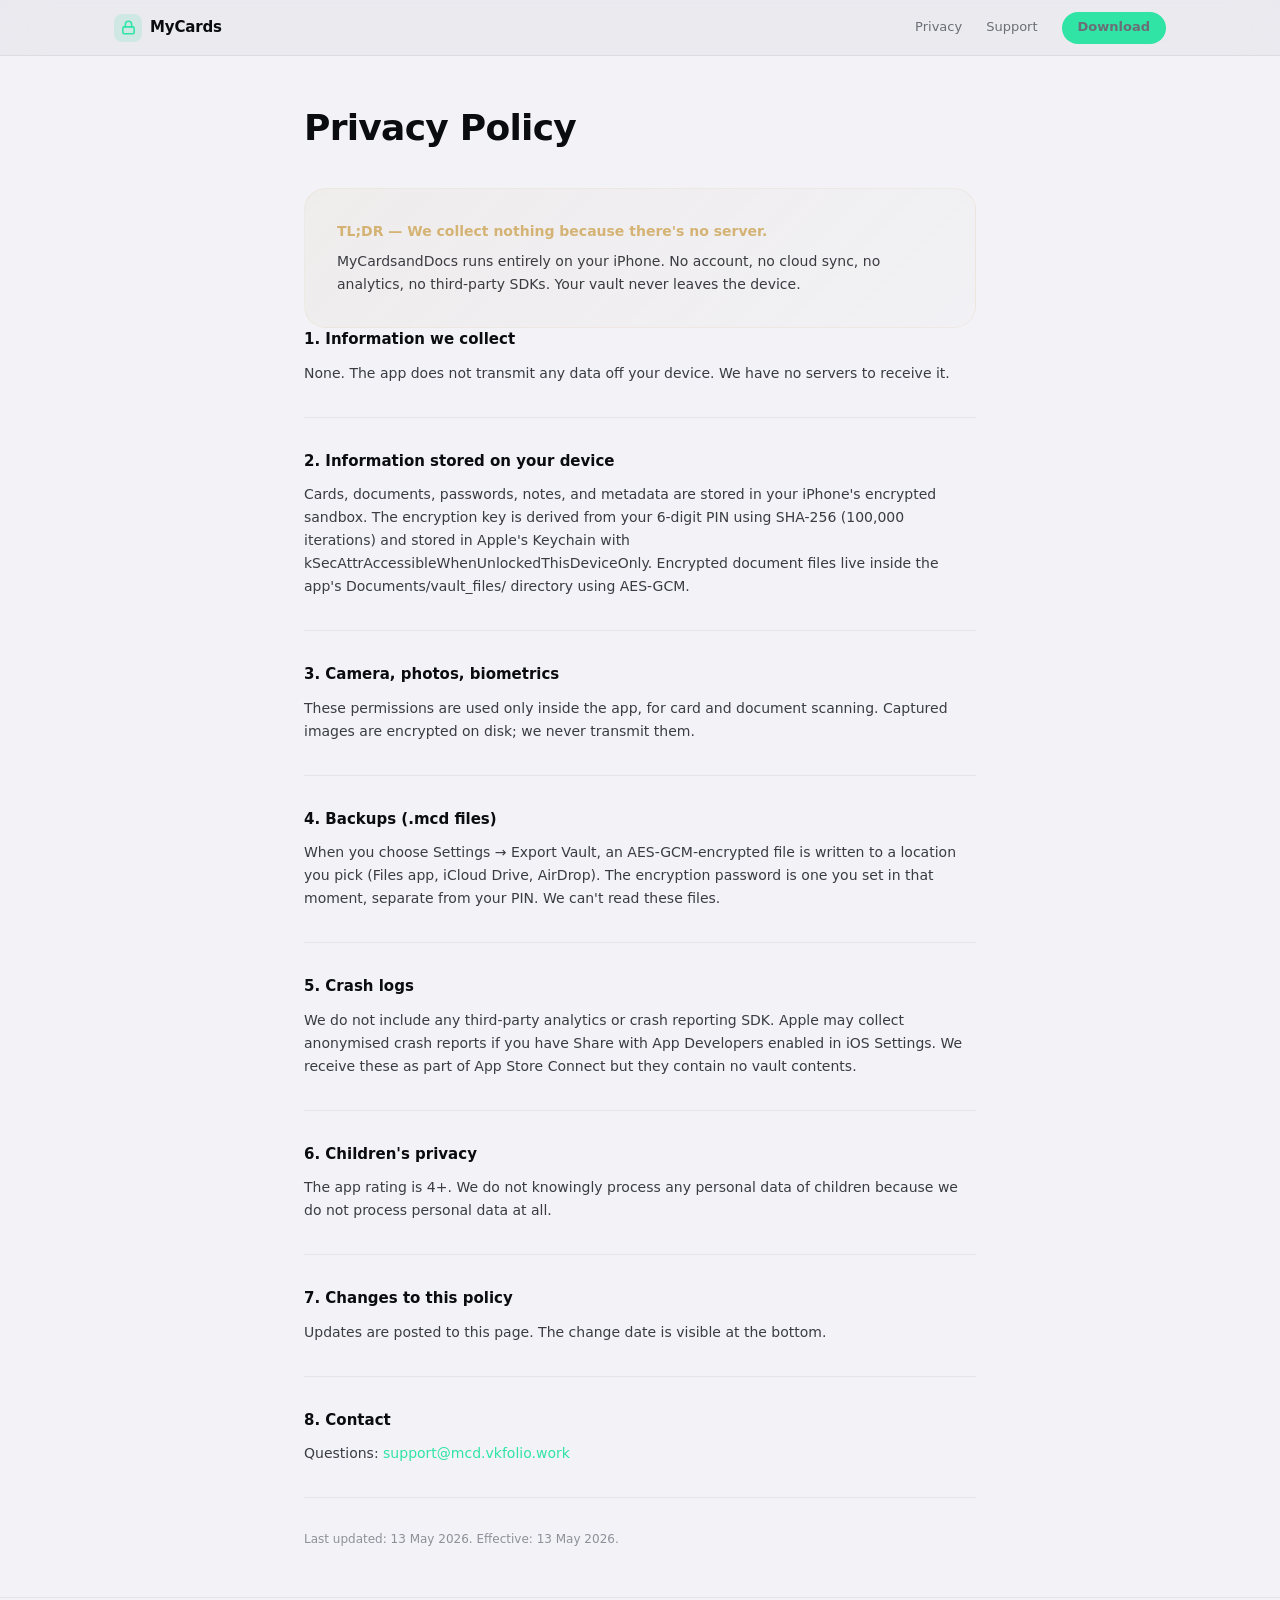
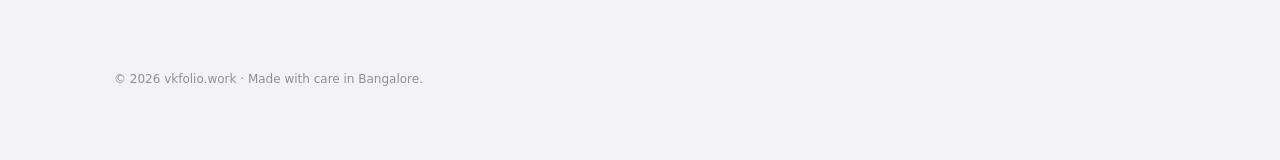
<file: privacy.html>
<!DOCTYPE html>
<html lang="en">
<head>
  <meta charset="UTF-8">
  <meta name="viewport" content="width=device-width, initial-scale=1.0">
  <title>Privacy Policy — MyCardsandDocs</title>
  <meta name="description" content="We collect nothing because there's no server. MyCardsandDocs runs entirely on your iPhone.">
  <link rel="icon" href="img/apple-touch-icon.png">
  <link rel="apple-touch-icon" href="img/apple-touch-icon.png">
  <link rel="stylesheet" href="style.css">
</head>
<body>

  <!-- Navbar -->
  <nav class="navbar scrolled">
    <div class="container">
      <a href="/" class="nav-logo">
        <span class="icon"><svg viewBox="0 0 24 24" fill="none" stroke="currentColor" stroke-width="2.5" stroke-linecap="round" stroke-linejoin="round"><rect x="3" y="11" width="18" height="11" rx="2" ry="2"></rect><path d="M7 11V7a5 5 0 0 1 10 0v4"></path></svg></span>
        MyCards
      </a>
      <div class="nav-links">
        <a href="/privacy">Privacy</a>
        <a href="/support">Support</a>
        <a href="https://apps.apple.com/us/app/mycardsanddocs/id6746961420" target="_blank" rel="noopener noreferrer" class="nav-cta">Download</a>
      </div>
      <button class="hamburger" onclick="document.querySelector('.nav-overlay').classList.toggle('open')" aria-label="Menu">
        <svg viewBox="0 0 24 24" fill="none" stroke="currentColor" stroke-width="2"><path d="M3 12h18M3 6h18M3 18h18"></path></svg>
      </button>
    </div>
  </nav>

  <div class="nav-overlay">
    <button class="close" onclick="document.querySelector('.nav-overlay').classList.remove('open')" aria-label="Close">
      <svg viewBox="0 0 24 24" fill="none" stroke="currentColor" stroke-width="2"><path d="M18 6L6 18M6 6l12 12"></path></svg>
    </button>
    <a href="/" onclick="document.querySelector('.nav-overlay').classList.remove('open')">Home</a>
    <a href="/privacy" onclick="document.querySelector('.nav-overlay').classList.remove('open')">Privacy</a>
    <a href="/support" onclick="document.querySelector('.nav-overlay').classList.remove('open')">Support</a>
    <a href="/terms" onclick="document.querySelector('.nav-overlay').classList.remove('open')">Terms</a>
    <a href="https://apps.apple.com/us/app/mycardsanddocs/id6746961420" target="_blank" rel="noopener noreferrer" class="nav-cta">Download on the App Store</a>
  </div>

  <main>
    <div class="container container-narrow">
      <div class="page-header">
        <h1 class="reveal">Privacy Policy</h1>
      </div>

      <div class="panel-gold reveal">
        <p style="font-size:14px;font-weight:600;color:var(--gold);margin-bottom:8px">TL;DR — We collect nothing because there's no server.</p>
        <p style="font-size:14px;color:var(--ink-1);line-height:1.6">MyCardsandDocs runs entirely on your iPhone. No account, no cloud sync, no analytics, no third-party SDKs. Your vault never leaves the device.</p>
      </div>

      <div class="page-section reveal">
        <h2>1. Information we collect</h2>
        <p>None. The app does not transmit any data off your device. We have no servers to receive it.</p>
      </div>

      <div class="page-section reveal">
        <h2>2. Information stored on your device</h2>
        <p>Cards, documents, passwords, notes, and metadata are stored in your iPhone's encrypted sandbox. The encryption key is derived from your 6-digit PIN using SHA-256 (100,000 iterations) and stored in Apple's Keychain with kSecAttrAccessibleWhenUnlockedThisDeviceOnly. Encrypted document files live inside the app's Documents/vault_files/ directory using AES-GCM.</p>
      </div>

      <div class="page-section reveal">
        <h2>3. Camera, photos, biometrics</h2>
        <p>These permissions are used only inside the app, for card and document scanning. Captured images are encrypted on disk; we never transmit them.</p>
      </div>

      <div class="page-section reveal">
        <h2>4. Backups (.mcd files)</h2>
        <p>When you choose Settings → Export Vault, an AES-GCM-encrypted file is written to a location you pick (Files app, iCloud Drive, AirDrop). The encryption password is one you set in that moment, separate from your PIN. We can't read these files.</p>
      </div>

      <div class="page-section reveal">
        <h2>5. Crash logs</h2>
        <p>We do not include any third-party analytics or crash reporting SDK. Apple may collect anonymised crash reports if you have Share with App Developers enabled in iOS Settings. We receive these as part of App Store Connect but they contain no vault contents.</p>
      </div>

      <div class="page-section reveal">
        <h2>6. Children's privacy</h2>
        <p>The app rating is 4+. We do not knowingly process any personal data of children because we do not process personal data at all.</p>
      </div>

      <div class="page-section reveal">
        <h2>7. Changes to this policy</h2>
        <p>Updates are posted to this page. The change date is visible at the bottom.</p>
      </div>

      <div class="page-section reveal">
        <h2>8. Contact</h2>
        <p>Questions: <a href="mailto:support@mcd.vkfolio.work" style="color:var(--accent)">support@mcd.vkfolio.work</a></p>
      </div>

      <p class="page-date reveal">Last updated: 13 May 2026. Effective: 13 May 2026.</p>
    </div>
  </main>

  <footer class="site-footer" style="margin-top:48px">
    <div class="container">
      <div class="footer-bottom" style="border:none;margin:0;padding:24px 0">
        <p>&copy; 2026 vkfolio.work &middot; Made with care in Bangalore.</p>
      </div>
    </div>
  </footer>

  <script>
    const observer = new IntersectionObserver(function(entries) {
      entries.forEach(function(entry) {
        if (entry.isIntersecting) { entry.target.classList.add('visible'); observer.unobserve(entry.target); }
      });
    }, { threshold: 0.1 });
    document.querySelectorAll('.reveal').forEach(function(el) { observer.observe(el); });
  </script>
</body>
</html>
</file>
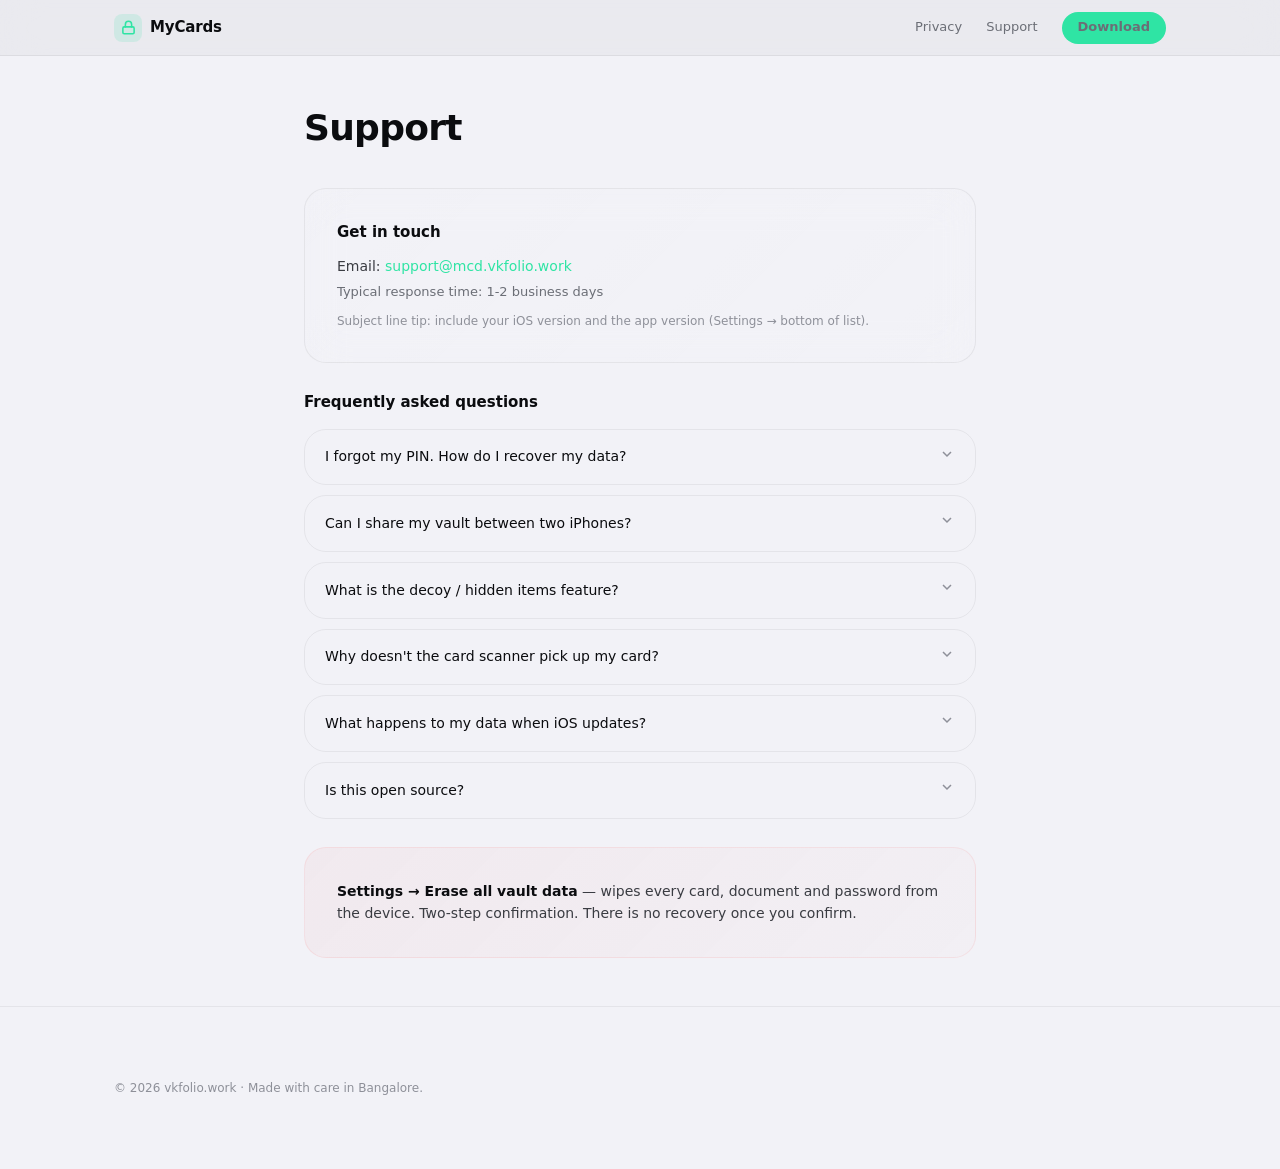
<file: support.html>
<!DOCTYPE html>
<html lang="en">
<head>
  <meta charset="UTF-8">
  <meta name="viewport" content="width=device-width, initial-scale=1.0">
  <title>Support — MyCardsandDocs</title>
  <meta name="description" content="Get help with MyCardsandDocs. FAQ, contact email, and troubleshooting.">
  <link rel="icon" href="img/apple-touch-icon.png">
  <link rel="apple-touch-icon" href="img/apple-touch-icon.png">
  <link rel="stylesheet" href="style.css">
</head>
<body>

  <!-- Navbar -->
  <nav class="navbar scrolled">
    <div class="container">
      <a href="/" class="nav-logo">
        <span class="icon"><svg viewBox="0 0 24 24" fill="none" stroke="currentColor" stroke-width="2.5" stroke-linecap="round" stroke-linejoin="round"><rect x="3" y="11" width="18" height="11" rx="2" ry="2"></rect><path d="M7 11V7a5 5 0 0 1 10 0v4"></path></svg></span>
        MyCards
      </a>
      <div class="nav-links">
        <a href="/privacy">Privacy</a>
        <a href="/support">Support</a>
        <a href="https://apps.apple.com/us/app/mycardsanddocs/id6746961420" target="_blank" rel="noopener noreferrer" class="nav-cta">Download</a>
      </div>
      <button class="hamburger" onclick="document.querySelector('.nav-overlay').classList.toggle('open')" aria-label="Menu">
        <svg viewBox="0 0 24 24" fill="none" stroke="currentColor" stroke-width="2"><path d="M3 12h18M3 6h18M3 18h18"></path></svg>
      </button>
    </div>
  </nav>

  <div class="nav-overlay">
    <button class="close" onclick="document.querySelector('.nav-overlay').classList.remove('open')" aria-label="Close">
      <svg viewBox="0 0 24 24" fill="none" stroke="currentColor" stroke-width="2"><path d="M18 6L6 18M6 6l12 12"></path></svg>
    </button>
    <a href="/" onclick="document.querySelector('.nav-overlay').classList.remove('open')">Home</a>
    <a href="/privacy" onclick="document.querySelector('.nav-overlay').classList.remove('open')">Privacy</a>
    <a href="/support" onclick="document.querySelector('.nav-overlay').classList.remove('open')">Support</a>
    <a href="/terms" onclick="document.querySelector('.nav-overlay').classList.remove('open')">Terms</a>
    <a href="https://apps.apple.com/us/app/mycardsanddocs/id6746961420" target="_blank" rel="noopener noreferrer" class="nav-cta">Download on the App Store</a>
  </div>

  <main>
    <div class="container container-narrow">
      <div class="page-header">
        <h1 class="reveal">Support</h1>
      </div>

      <!-- Contact card -->
      <div class="panel reveal">
        <h2 style="font-size:15px;font-weight:600;color:var(--ink-0);margin-bottom:12px">Get in touch</h2>
        <p style="font-size:14px;color:var(--ink-1);margin-bottom:4px">Email: <a href="mailto:support@mcd.vkfolio.work" style="color:var(--accent)">support@mcd.vkfolio.work</a></p>
        <p style="font-size:13px;color:var(--ink-2)">Typical response time: 1-2 business days</p>
        <p style="font-size:12px;color:var(--ink-3);margin-top:10px">Subject line tip: include your iOS version and the app version (Settings &rarr; bottom of list).</p>
      </div>

      <!-- FAQ -->
      <h2 style="font-size:15px;font-weight:600;color:var(--ink-0);margin:28px 0 14px" class="reveal">Frequently asked questions</h2>

      <details class="reveal">
        <summary>I forgot my PIN. How do I recover my data? <span class="chevron"><svg width="16" height="16" viewBox="0 0 16 16" fill="none" stroke="currentColor" stroke-width="1.5"><path d="M4 6l4 4 4-4"/></svg></span></summary>
        <div class="faq-body">You can't. The PIN derives the encryption key for your vault. There is no recovery email or master password — that's the point of the offline design. If you've made a .mcd backup, you can restore from that (it has its own password). Otherwise you'll need to reset the app and start over.</div>
      </details>

      <details class="reveal">
        <summary>Can I share my vault between two iPhones? <span class="chevron"><svg width="16" height="16" viewBox="0 0 16 16" fill="none" stroke="currentColor" stroke-width="1.5"><path d="M4 6l4 4 4-4"/></svg></span></summary>
        <div class="faq-body">Yes — Settings &rarr; Export Vault on the first device, AirDrop the .mcd file to the second, Settings &rarr; Import Vault on the second. Both devices keep independent copies after that.</div>
      </details>

      <details class="reveal">
        <summary>What is the decoy / hidden items feature? <span class="chevron"><svg width="16" height="16" viewBox="0 0 16 16" fill="none" stroke="currentColor" stroke-width="1.5"><path d="M4 6l4 4 4-4"/></svg></span></summary>
        <div class="faq-body">A second passcode that reveals items you've moved to the decoy bucket. By default those items are hidden from every list. They auto-hide again the moment the app backgrounds. Useful for items you want to keep separate from casual phone access.</div>
      </details>

      <details class="reveal">
        <summary>Why doesn't the card scanner pick up my card? <span class="chevron"><svg width="16" height="16" viewBox="0 0 16 16" fill="none" stroke="currentColor" stroke-width="1.5"><path d="M4 6l4 4 4-4"/></svg></span></summary>
        <div class="faq-body">Make sure the card fills most of the on-screen frame, the lighting is even (no glare on the embossed digits), and you're holding the phone in portrait with the card landscape. Continuous scanning needs ~1 second of stillness.</div>
      </details>

      <details class="reveal">
        <summary>What happens to my data when iOS updates? <span class="chevron"><svg width="16" height="16" viewBox="0 0 16 16" fill="none" stroke="currentColor" stroke-width="1.5"><path d="M4 6l4 4 4-4"/></svg></span></summary>
        <div class="faq-body">Your vault survives iOS and app updates — CoreData migrates schema changes automatically, your Keychain entries persist. Your data does not migrate to a new device when you restore from iCloud backup; we use device-only Keychain accessibility on purpose. Use Export Vault to move between devices.</div>
      </details>

      <details class="reveal">
        <summary>Is this open source? <span class="chevron"><svg width="16" height="16" viewBox="0 0 16 16" fill="none" stroke="currentColor" stroke-width="1.5"><path d="M4 6l4 4 4-4"/></svg></span></summary>
        <div class="faq-body">Not currently. We may publish parts in future. The cryptography is Apple's standard CryptoKit, not anything custom.</div>
      </details>

      <!-- Reset panel -->
      <div class="panel-warn reveal" style="margin-top:28px">
        <p style="font-size:14px;color:var(--ink-1);line-height:1.6"><strong style="color:var(--ink-0)">Settings &rarr; Erase all vault data</strong> — wipes every card, document and password from the device. Two-step confirmation. There is no recovery once you confirm.</p>
      </div>
    </div>
  </main>

  <footer class="site-footer" style="margin-top:48px">
    <div class="container">
      <div class="footer-bottom" style="border:none;margin:0;padding:24px 0">
        <p>&copy; 2026 vkfolio.work &middot; Made with care in Bangalore.</p>
      </div>
    </div>
  </footer>

  <script>
    const observer = new IntersectionObserver(function(entries) {
      entries.forEach(function(entry) {
        if (entry.isIntersecting) { entry.target.classList.add('visible'); observer.unobserve(entry.target); }
      });
    }, { threshold: 0.1 });
    document.querySelectorAll('.reveal').forEach(function(el) { observer.observe(el); });
  </script>
</body>
</html>
</file>
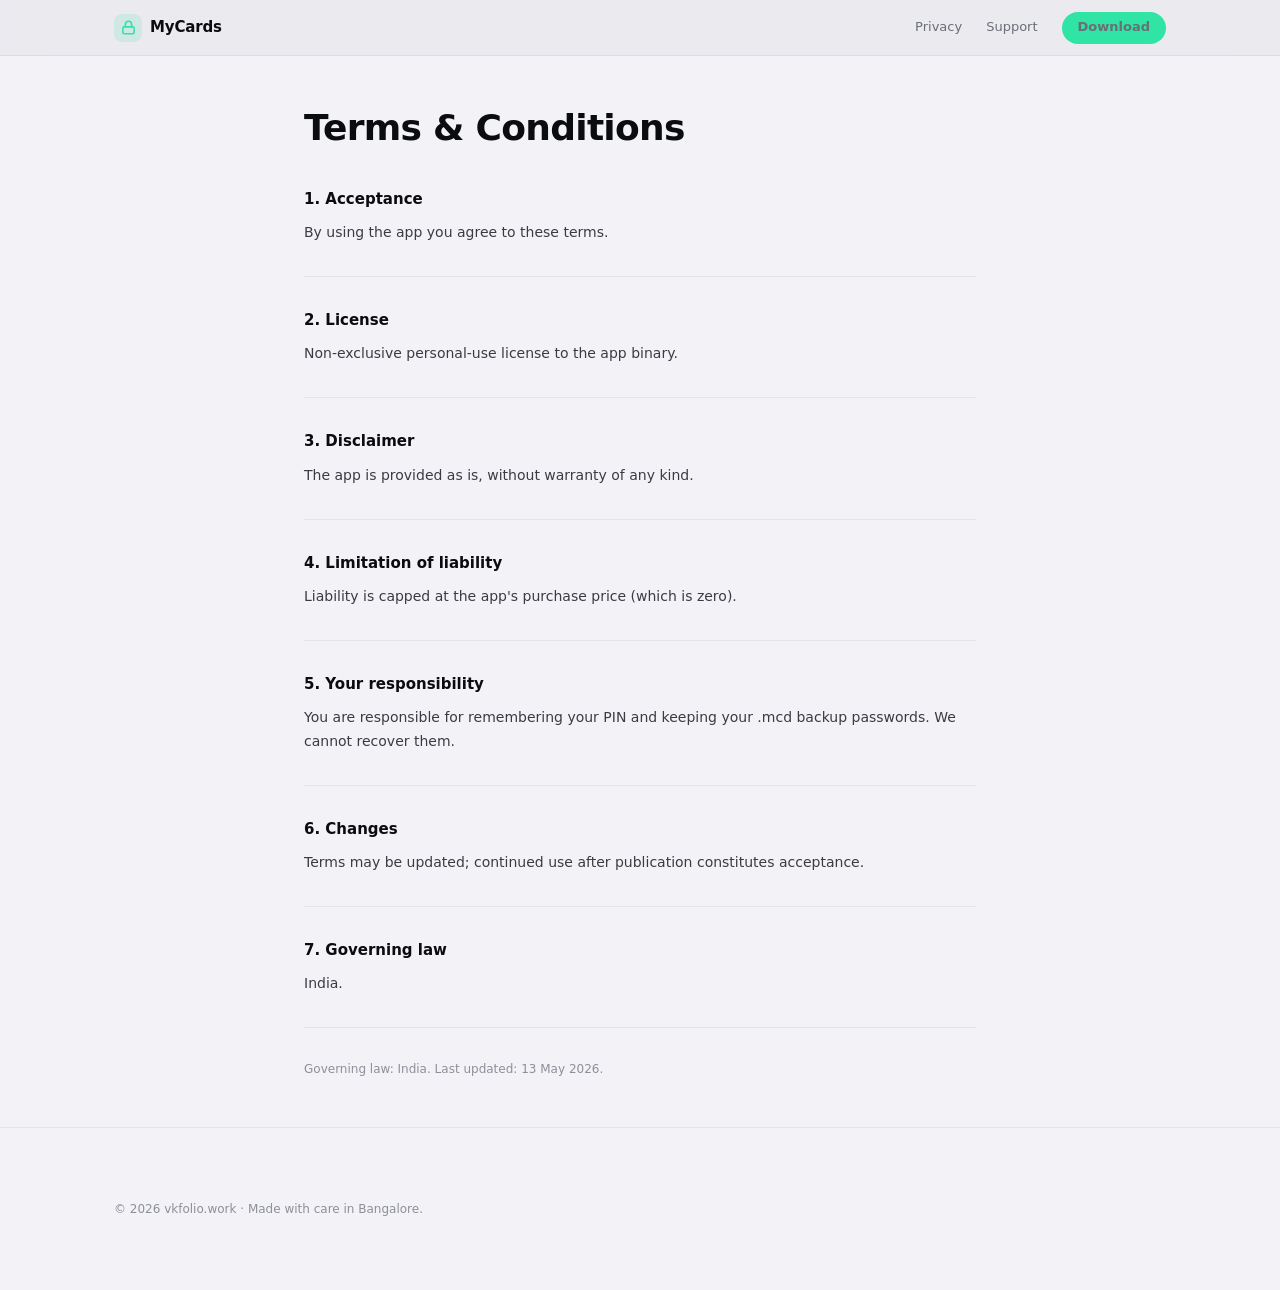
<file: terms.html>
<!DOCTYPE html>
<html lang="en">
<head>
  <meta charset="UTF-8">
  <meta name="viewport" content="width=device-width, initial-scale=1.0">
  <title>Terms & Conditions — MyCardsandDocs</title>
  <meta name="description" content="Terms of use for MyCardsandDocs. Plain language, short sections.">
  <link rel="icon" href="img/apple-touch-icon.png">
  <link rel="apple-touch-icon" href="img/apple-touch-icon.png">
  <link rel="stylesheet" href="style.css">
</head>
<body>

  <!-- Navbar -->
  <nav class="navbar scrolled">
    <div class="container">
      <a href="/" class="nav-logo">
        <span class="icon"><svg viewBox="0 0 24 24" fill="none" stroke="currentColor" stroke-width="2.5" stroke-linecap="round" stroke-linejoin="round"><rect x="3" y="11" width="18" height="11" rx="2" ry="2"></rect><path d="M7 11V7a5 5 0 0 1 10 0v4"></path></svg></span>
        MyCards
      </a>
      <div class="nav-links">
        <a href="/privacy">Privacy</a>
        <a href="/support">Support</a>
        <a href="https://apps.apple.com/us/app/mycardsanddocs/id6746961420" target="_blank" rel="noopener noreferrer" class="nav-cta">Download</a>
      </div>
      <button class="hamburger" onclick="document.querySelector('.nav-overlay').classList.toggle('open')" aria-label="Menu">
        <svg viewBox="0 0 24 24" fill="none" stroke="currentColor" stroke-width="2"><path d="M3 12h18M3 6h18M3 18h18"></path></svg>
      </button>
    </div>
  </nav>

  <div class="nav-overlay">
    <button class="close" onclick="document.querySelector('.nav-overlay').classList.remove('open')" aria-label="Close">
      <svg viewBox="0 0 24 24" fill="none" stroke="currentColor" stroke-width="2"><path d="M18 6L6 18M6 6l12 12"></path></svg>
    </button>
    <a href="/" onclick="document.querySelector('.nav-overlay').classList.remove('open')">Home</a>
    <a href="/privacy" onclick="document.querySelector('.nav-overlay').classList.remove('open')">Privacy</a>
    <a href="/support" onclick="document.querySelector('.nav-overlay').classList.remove('open')">Support</a>
    <a href="/terms" onclick="document.querySelector('.nav-overlay').classList.remove('open')">Terms</a>
    <a href="https://apps.apple.com/us/app/mycardsanddocs/id6746961420" target="_blank" rel="noopener noreferrer" class="nav-cta">Download on the App Store</a>
  </div>

  <main>
    <div class="container container-narrow">
      <div class="page-header">
        <h1 class="reveal">Terms & Conditions</h1>
      </div>

      <div class="page-section reveal">
        <h2>1. Acceptance</h2>
        <p>By using the app you agree to these terms.</p>
      </div>

      <div class="page-section reveal">
        <h2>2. License</h2>
        <p>Non-exclusive personal-use license to the app binary.</p>
      </div>

      <div class="page-section reveal">
        <h2>3. Disclaimer</h2>
        <p>The app is provided as is, without warranty of any kind.</p>
      </div>

      <div class="page-section reveal">
        <h2>4. Limitation of liability</h2>
        <p>Liability is capped at the app's purchase price (which is zero).</p>
      </div>

      <div class="page-section reveal">
        <h2>5. Your responsibility</h2>
        <p>You are responsible for remembering your PIN and keeping your .mcd backup passwords. We cannot recover them.</p>
      </div>

      <div class="page-section reveal">
        <h2>6. Changes</h2>
        <p>Terms may be updated; continued use after publication constitutes acceptance.</p>
      </div>

      <div class="page-section reveal">
        <h2>7. Governing law</h2>
        <p>India.</p>
      </div>

      <p class="page-date reveal">Governing law: India. Last updated: 13 May 2026.</p>
    </div>
  </main>

  <footer class="site-footer" style="margin-top:48px">
    <div class="container">
      <div class="footer-bottom" style="border:none;margin:0;padding:24px 0">
        <p>&copy; 2026 vkfolio.work &middot; Made with care in Bangalore.</p>
      </div>
    </div>
  </footer>

  <script>
    const observer = new IntersectionObserver(function(entries) {
      entries.forEach(function(entry) {
        if (entry.isIntersecting) { entry.target.classList.add('visible'); observer.unobserve(entry.target); }
      });
    }, { threshold: 0.1 });
    document.querySelectorAll('.reveal').forEach(function(el) { observer.observe(el); });
  </script>
</body>
</html>
</file>
<file: style.css>
/* ============================================
   MyCardsandDocs — Static Site Stylesheet
   ============================================ */

/* --- CSS Variables --- */
:root {
  --bg-0: #07080B;
  --bg-1: #0E1014;
  --bg-2: #16181F;
  --line: rgba(255,255,255,0.06);
  --line-strong: rgba(255,255,255,0.10);
  --ink-0: #F5F6F7;
  --ink-1: #C9CBD1;
  --ink-2: #8A8D96;
  --ink-3: #5B5E66;
  --accent: #2FE4A4;
  --accent-deep: #0B8C66;
  --accent-soft: rgba(47,228,164,0.14);
  --gold: #D4B374;
  --plum: #8B5CF6;
  --ruby: #F26D6D;
  --steel: #6B8AFF;
  --space-xs: 4px;
  --space-sm: 8px;
  --space-md: 12px;
  --space-lg: 16px;
  --space-xl: 20px;
  --space-xxl: 32px;
  --space-xxxl: 64px;
  --font: -apple-system, "SF Pro Display", "Inter", system-ui, sans-serif;
  --radius-pill: 9999px;
  --radius-card: 22px;
  --radius-sm: 12px;
}

@media (prefers-color-scheme: light) {
  :root {
    --bg-0: #F2F2F7;
    --bg-1: #FFFFFF;
    --bg-2: #E8E8ED;
    --ink-0: #0B0C0F;
    --ink-1: #3A3C42;
    --ink-2: #6B6E76;
    --ink-3: #8E9099;
    --line: rgba(0,0,0,0.06);
    --line-strong: rgba(0,0,0,0.10);
  }
}

/* --- Reset & Base --- */
*, *::before, *::after { box-sizing: border-box; margin: 0; }
html { -webkit-font-smoothing: antialiased; -moz-osx-font-smoothing: grayscale; scroll-behavior: smooth; }
body { font-family: var(--font); background: var(--bg-0); color: var(--ink-1); line-height: 1.55; font-size: 15px; }
a { color: inherit; text-decoration: none; }
img { max-width: 100%; height: auto; display: block; }
ul { list-style: none; padding: 0; }
::selection { background: var(--accent-soft); color: var(--accent); }
:focus-visible { outline: 2px solid var(--accent); outline-offset: 2px; }

/* --- Layout --- */
.container { width: 100%; max-width: 1100px; margin: 0 auto; padding: 0 24px; }
.container-narrow { max-width: 720px; }

/* --- Components: Panel --- */
.panel {
  background: linear-gradient(135deg, rgba(255,255,255,0.04), rgba(255,255,255,0.01));
  border: 1px solid var(--line);
  backdrop-filter: blur(20px); -webkit-backdrop-filter: blur(20px);
  border-radius: var(--radius-card); padding: var(--space-xxl);
}
.panel-gold {
  background: linear-gradient(135deg, rgba(212,179,116,0.08), rgba(212,179,116,0.02));
  border: 1px solid rgba(212,179,116,0.12); border-radius: var(--radius-card);
  padding: var(--space-xxl);
}
.panel-warn {
  background: linear-gradient(135deg, rgba(242,109,109,0.06), rgba(242,109,109,0.02));
  border: 1px solid rgba(242,109,109,0.12); border-radius: var(--radius-card);
  padding: var(--space-xxl);
}

/* --- Components: Trust chip --- */
.chip {
  display: inline-flex; align-items: center; gap: 6px;
  padding: 6px 14px; border-radius: var(--radius-pill);
  background: var(--bg-2); border: 1px solid var(--line);
  font-size: 12px; color: var(--ink-2); white-space: nowrap;
}
.chip svg { width: 14px; height: 14px; flex-shrink: 0; }

/* --- Components: Device frame --- */
.device-frame {
  border-radius: 38px; border: 1px solid var(--line-strong);
  overflow: hidden; position: relative;
  box-shadow: 0 0 80px rgba(47,228,164,0.10), 0 20px 40px rgba(0,0,0,0.4);
}

/* --- Navbar --- */
.navbar {
  position: fixed; top: 0; left: 0; right: 0; z-index: 70;
  height: 56px; display: flex; align-items: center;
  transition: background 0.3s, border-color 0.3s;
  border-bottom: 1px solid transparent;
}
.navbar.scrolled {
  background: color-mix(in srgb, var(--bg-2) 80%, transparent);
  backdrop-filter: blur(20px); -webkit-backdrop-filter: blur(20px);
  border-bottom-color: var(--line);
}
.navbar .container { display: flex; align-items: center; justify-content: space-between; }
.nav-logo { display: flex; align-items: center; gap: 8px; font-weight: 700; font-size: 15px; color: var(--ink-0); letter-spacing: -0.01em; }
.nav-logo .icon { width: 28px; height: 28px; border-radius: 8px; background: var(--accent-soft); display: flex; align-items: center; justify-content: center; }
.nav-logo .icon svg { width: 15px; height: 15px; color: var(--accent); }
.nav-links { display: flex; align-items: center; gap: 24px; }
.nav-links a { font-size: 13px; color: var(--ink-2); transition: color 0.2s; }
.nav-links a:hover { color: var(--ink-0); }
.nav-cta {
  display: inline-flex; align-items: center; height: 32px; padding: 0 16px;
  border-radius: var(--radius-pill); background: var(--accent); color: var(--bg-0);
  font-size: 12px; font-weight: 600; transition: filter 0.2s;
}
.nav-cta:hover { filter: brightness(1.1); }
.hamburger { display: none; background: none; border: none; color: var(--ink-1); cursor: pointer; padding: 4px; }
.hamburger svg { width: 22px; height: 22px; }

/* Mobile nav overlay */
.nav-overlay {
  display: none; position: fixed; inset: 0; z-index: 100;
  background: color-mix(in srgb, var(--bg-0) 95%, transparent);
  backdrop-filter: blur(20px); flex-direction: column;
  align-items: center; justify-content: center; gap: 32px;
}
.nav-overlay.open { display: flex; }
.nav-overlay a { font-size: 20px; color: var(--ink-0); font-weight: 500; }
.nav-overlay .nav-cta { height: 44px; padding: 0 28px; font-size: 14px; }
.nav-overlay .close { position: absolute; top: 16px; right: 20px; background: none; border: none; color: var(--ink-1); cursor: pointer; }
.nav-overlay .close svg { width: 24px; height: 24px; }

/* --- Hero --- */
.hero { padding-top: 100px; padding-bottom: 48px; }
.hero-grid { display: grid; grid-template-columns: 1fr 1fr; gap: 48px; align-items: center; }
.hero h1 { font-size: clamp(28px, 4vw, 46px); line-height: 1.1; letter-spacing: -0.02em; font-weight: 700; color: var(--ink-0); }
.hero p { margin-top: 16px; font-size: 16px; line-height: 1.6; max-width: 480px; }
.hero-actions { margin-top: 24px; display: flex; align-items: center; gap: 16px; flex-wrap: wrap; }
.hero-actions a.learn-more { font-size: 13px; color: var(--ink-2); transition: color 0.2s; }
.hero-actions a.learn-more:hover { color: var(--accent); }
.hero-trust { margin-top: 24px; display: flex; flex-wrap: wrap; gap: 8px; }
.hero-visual { display: flex; justify-content: center; position: relative; }
.hero-visual .glow {
  position: absolute; inset: -20px; border-radius: 50%;
  background: radial-gradient(circle, rgba(47,228,164,0.12) 0%, transparent 70%);
  pointer-events: none;
}
.hero-visual .device-frame { max-width: 280px; transform: rotate(4deg); }

/* --- Feature Grid --- */
.features { padding: 48px 0; }
.feature-grid { display: grid; grid-template-columns: repeat(3, 1fr); gap: 12px; }
.feature-grid .panel { transition: border-color 0.2s; }
.feature-grid .panel:hover { border-color: var(--line-strong); }
.feature-grid .icon { width: 32px; height: 32px; margin-bottom: 14px; display: flex; align-items: center; }
.feature-grid .icon svg { width: 28px; height: 28px; }
.feature-grid h3 { font-size: 14px; font-weight: 600; color: var(--ink-0); margin-bottom: 6px; }
.feature-grid p { font-size: 13px; color: var(--ink-2); line-height: 1.6; }

/* --- How Private --- */
.private { padding: 24px 0 48px; }
.private h2 { font-size: clamp(20px, 3vw, 28px); font-weight: 700; color: var(--ink-0); letter-spacing: -0.02em; margin-bottom: 20px; }
.private-grid { display: grid; grid-template-columns: 1fr 1fr; gap: 24px; }
.private-grid h4 { font-size: 11px; font-weight: 600; text-transform: uppercase; letter-spacing: 0.08em; margin-bottom: 10px; }
.private-grid h4.gold { color: var(--gold); }
.private-grid h4.emerald { color: var(--accent); }
.private-grid ul { display: flex; flex-direction: column; gap: 8px; }
.private-grid li { font-size: 13px; color: var(--ink-2); display: flex; gap: 8px; }
.private-grid li .check { color: var(--accent); flex-shrink: 0; }
.private .caption { margin-top: 16px; padding-top: 16px; border-top: 1px solid var(--line); font-size: 12px; color: var(--ink-3); }
.private .caption a { color: var(--accent); }
.private .caption a:hover { text-decoration: underline; }

/* --- Screenshot Carousel --- */
.carousel { padding: 24px 0 48px; }
.carousel h2 { font-size: clamp(20px, 3vw, 28px); font-weight: 700; color: var(--ink-0); letter-spacing: -0.02em; margin-bottom: 20px; }
.carousel-track {
  display: flex; gap: 16px; overflow-x: auto;
  scroll-snap-type: x mandatory; scroll-behavior: smooth;
  padding-bottom: 12px; scrollbar-width: none;
}
.carousel-track::-webkit-scrollbar { display: none; }
.carousel-item {
  flex-shrink: 0; width: 180px; scroll-snap-align: start;
  position: relative;
}
.carousel-item .glow-wrap { position: relative; }
.carousel-item .glow-wrap::before {
  content: ''; position: absolute; inset: -12px; border-radius: 50%;
  background: radial-gradient(circle, rgba(47,228,164,0.08) 0%, transparent 70%);
  pointer-events: none;
}
.carousel-item img { border-radius: 24px; border: 1px solid var(--line-strong); width: 100%; }
.carousel-item .cap { margin-top: 10px; }
.carousel-item .cap strong { display: block; font-size: 13px; font-weight: 600; color: var(--ink-0); }
.carousel-item .cap span { font-size: 12px; color: var(--ink-3); }

/* --- Why Exists --- */
.closer { padding: 24px 0 48px; }
.closer .panel { max-width: 680px; }
.closer p { font-size: 16px; line-height: 1.7; color: var(--ink-1); }

/* --- Footer --- */
.site-footer { border-top: 1px solid var(--line); margin-top: 32px; }
.site-footer .container { padding-top: 48px; padding-bottom: 48px; }
.footer-grid { display: grid; grid-template-columns: repeat(3, 1fr); gap: 32px; }
.footer-grid h4 { font-size: 13px; font-weight: 600; color: var(--ink-0); margin-bottom: 14px; }
.footer-grid li { margin-bottom: 8px; }
.footer-grid a, .footer-grid span { font-size: 13px; color: var(--ink-2); transition: color 0.2s; }
.footer-grid a:hover { color: var(--ink-0); }
.footer-grid a.emerald:hover { color: var(--accent); }
.footer-bottom { margin-top: 40px; padding-top: 20px; border-top: 1px solid var(--line); }
.footer-bottom p { font-size: 12px; color: var(--ink-3); }

/* --- Content Pages (Privacy/Support/Terms) --- */
.page-header { padding-top: 100px; padding-bottom: 32px; }
.page-header h1 { font-size: clamp(26px, 4vw, 36px); font-weight: 700; color: var(--ink-0); letter-spacing: -0.02em; }
.page-section { margin-bottom: 32px; padding-bottom: 32px; border-bottom: 1px solid var(--line); }
.page-section:last-child { border-bottom: none; }
.page-section h2 { font-size: 15px; font-weight: 600; color: var(--ink-0); margin-bottom: 10px; }
.page-section h3 { font-size: 14px; font-weight: 600; color: var(--ink-1); margin: 16px 0 8px; }
.page-section p, .page-section li { font-size: 14px; line-height: 1.65; color: var(--ink-1); }
.page-section ul { list-style: none; margin-top: 8px; }
.page-section ul li { position: relative; padding-left: 16px; margin-bottom: 6px; }
.page-section ul li::before { content: '\2022'; position: absolute; left: 0; color: var(--ink-3); }
.page-date { font-size: 12px; color: var(--ink-3); margin-top: 8px; }

/* --- FAQ Accordion (details/summary) --- */
details { border: 1px solid var(--line); border-radius: var(--radius-card); margin-bottom: 10px; overflow: hidden; }
details[open] { border-color: var(--line-strong); }
summary {
  display: flex; align-items: center; justify-content: space-between;
  padding: 16px 20px; cursor: pointer; font-size: 14px; font-weight: 500;
  color: var(--ink-0); list-style: none; user-select: none;
}
summary::-webkit-details-marker { display: none; }
summary .chevron { transition: transform 0.2s; color: var(--ink-3); flex-shrink: 0; }
details[open] summary .chevron { transform: rotate(180deg); }
details .faq-body { padding: 0 20px 16px; font-size: 14px; line-height: 1.65; color: var(--ink-1); border-top: 1px solid var(--line); padding-top: 12px; margin-top: 0; }

/* --- CTA Section --- */
.cta-section { padding: 48px 0; text-align: center; }
.cta-section h2 { font-size: clamp(20px, 3vw, 28px); font-weight: 700; color: var(--ink-0); letter-spacing: -0.02em; }
.cta-section p { font-size: 15px; color: var(--ink-2); margin-top: 8px; max-width: 440px; margin-left: auto; margin-right: auto; }
.cta-section .badge-wrap { margin-top: 20px; }

/* --- Tables --- */
table { width: 100%; border-collapse: collapse; margin-top: 12px; font-size: 13px; }
th, td { padding: 10px 12px; text-align: left; border: 1px solid var(--line); }
th { font-weight: 600; color: var(--ink-0); background: var(--bg-2); }
td { color: var(--ink-2); }
tr:nth-child(even) td { background: rgba(255,255,255,0.02); }

/* --- Animations (scroll reveal) --- */
.reveal { opacity: 0; transform: translateY(16px); transition: opacity 0.6s ease-out, transform 0.6s ease-out; }
.reveal.visible { opacity: 1; transform: translateY(0); }

/* --- Responsive --- */
@media (max-width: 768px) {
  .hero-grid { grid-template-columns: 1fr; text-align: center; }
  .hero-visual { order: -1; }
  .hero-visual .device-frame { max-width: 220px; }
  .hero-actions { justify-content: center; }
  .hero-trust { justify-content: center; }
  .feature-grid { grid-template-columns: 1fr; }
  .private-grid { grid-template-columns: 1fr; }
  .footer-grid { grid-template-columns: 1fr; gap: 24px; }
  .nav-links { display: none; }
  .hamburger { display: block; }
  .carousel-item { width: 160px; }
}

@media (prefers-reduced-motion: reduce) {
  .reveal { transition: none; opacity: 1; transform: none; }
  html { scroll-behavior: auto; }
}
</file>
